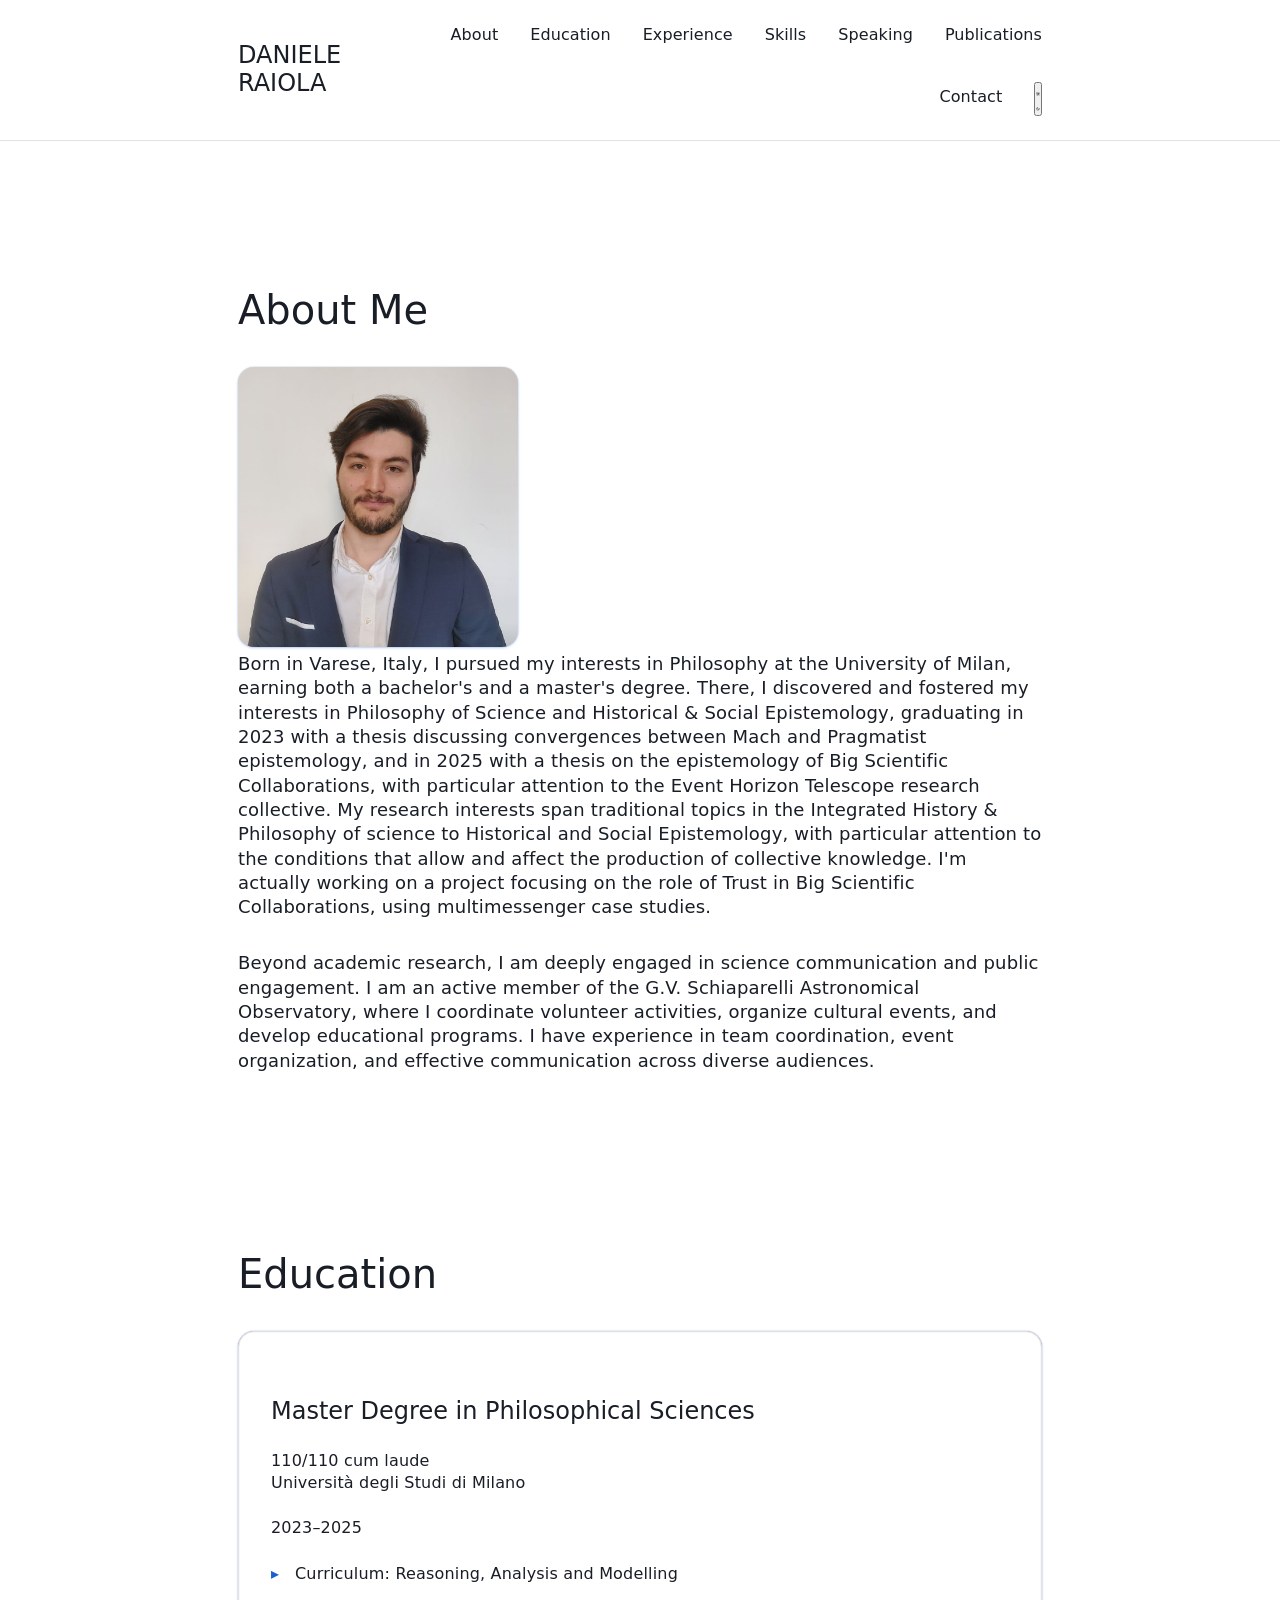
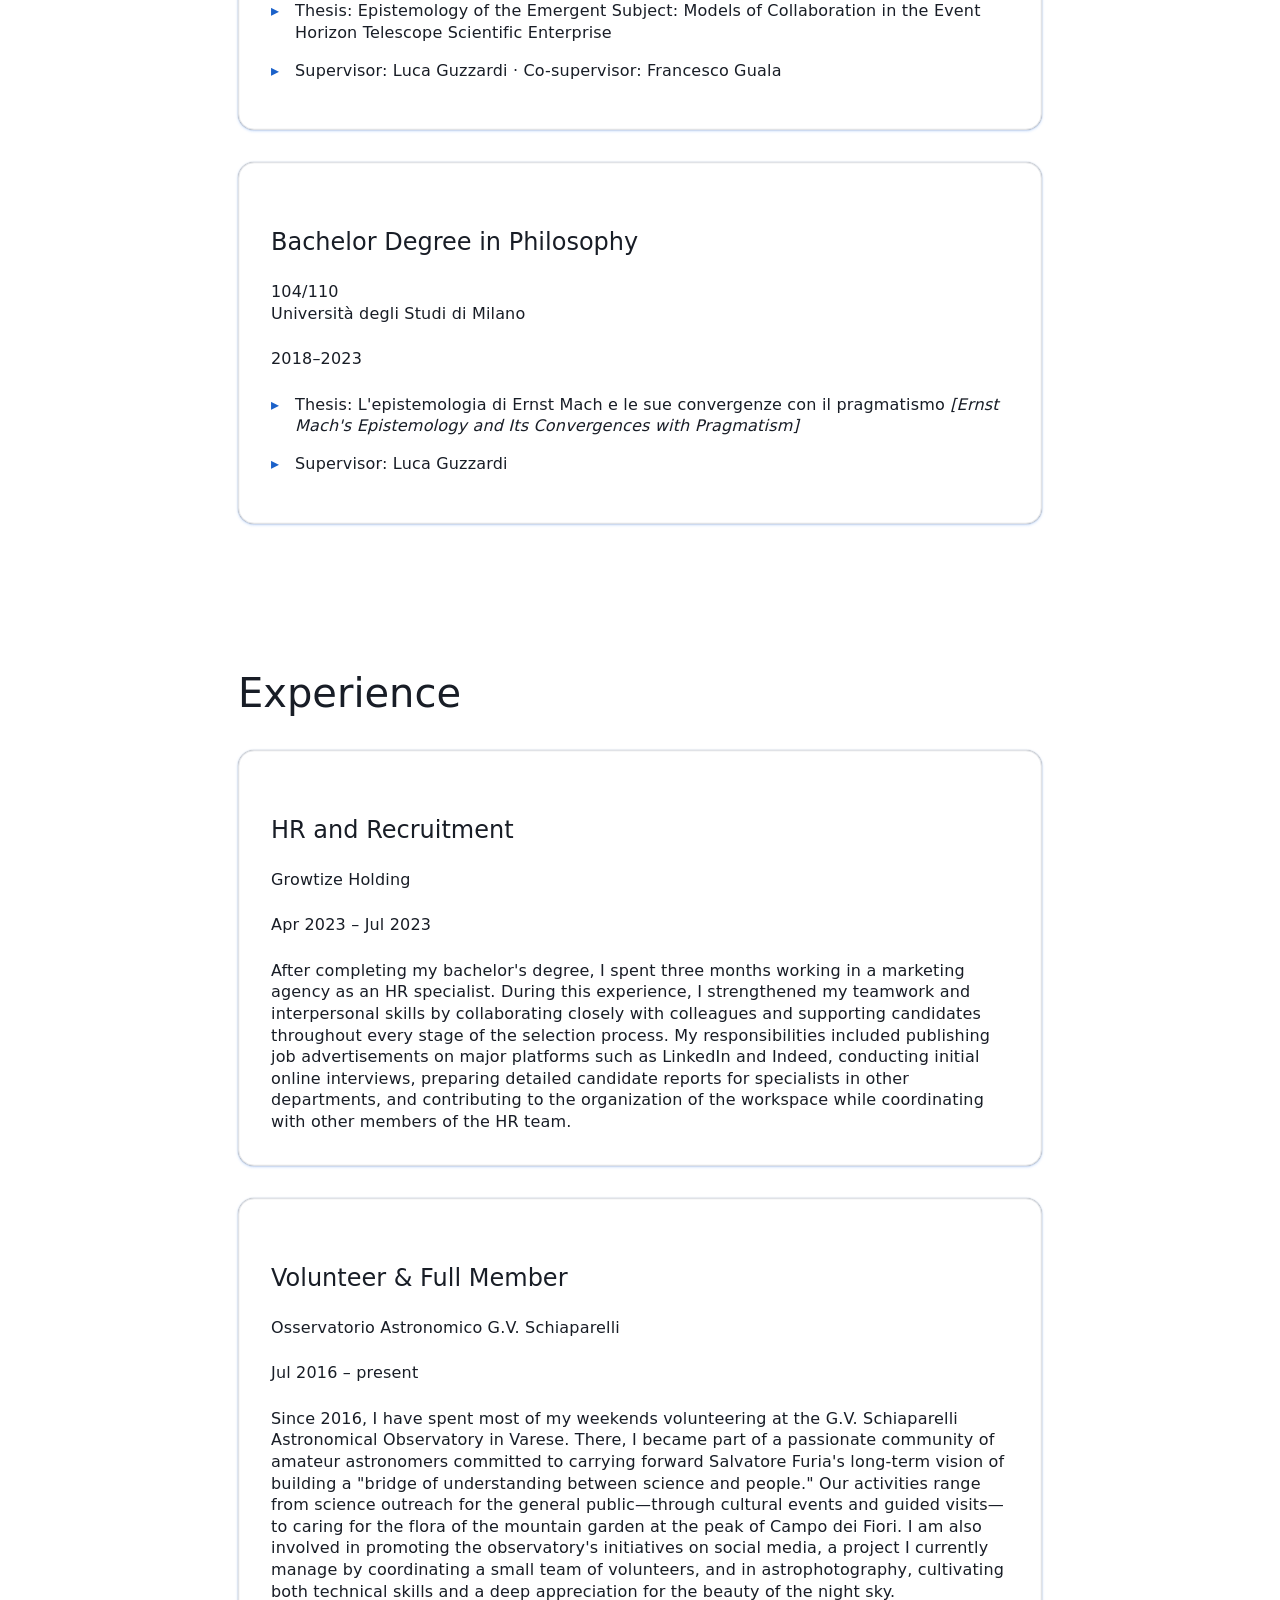
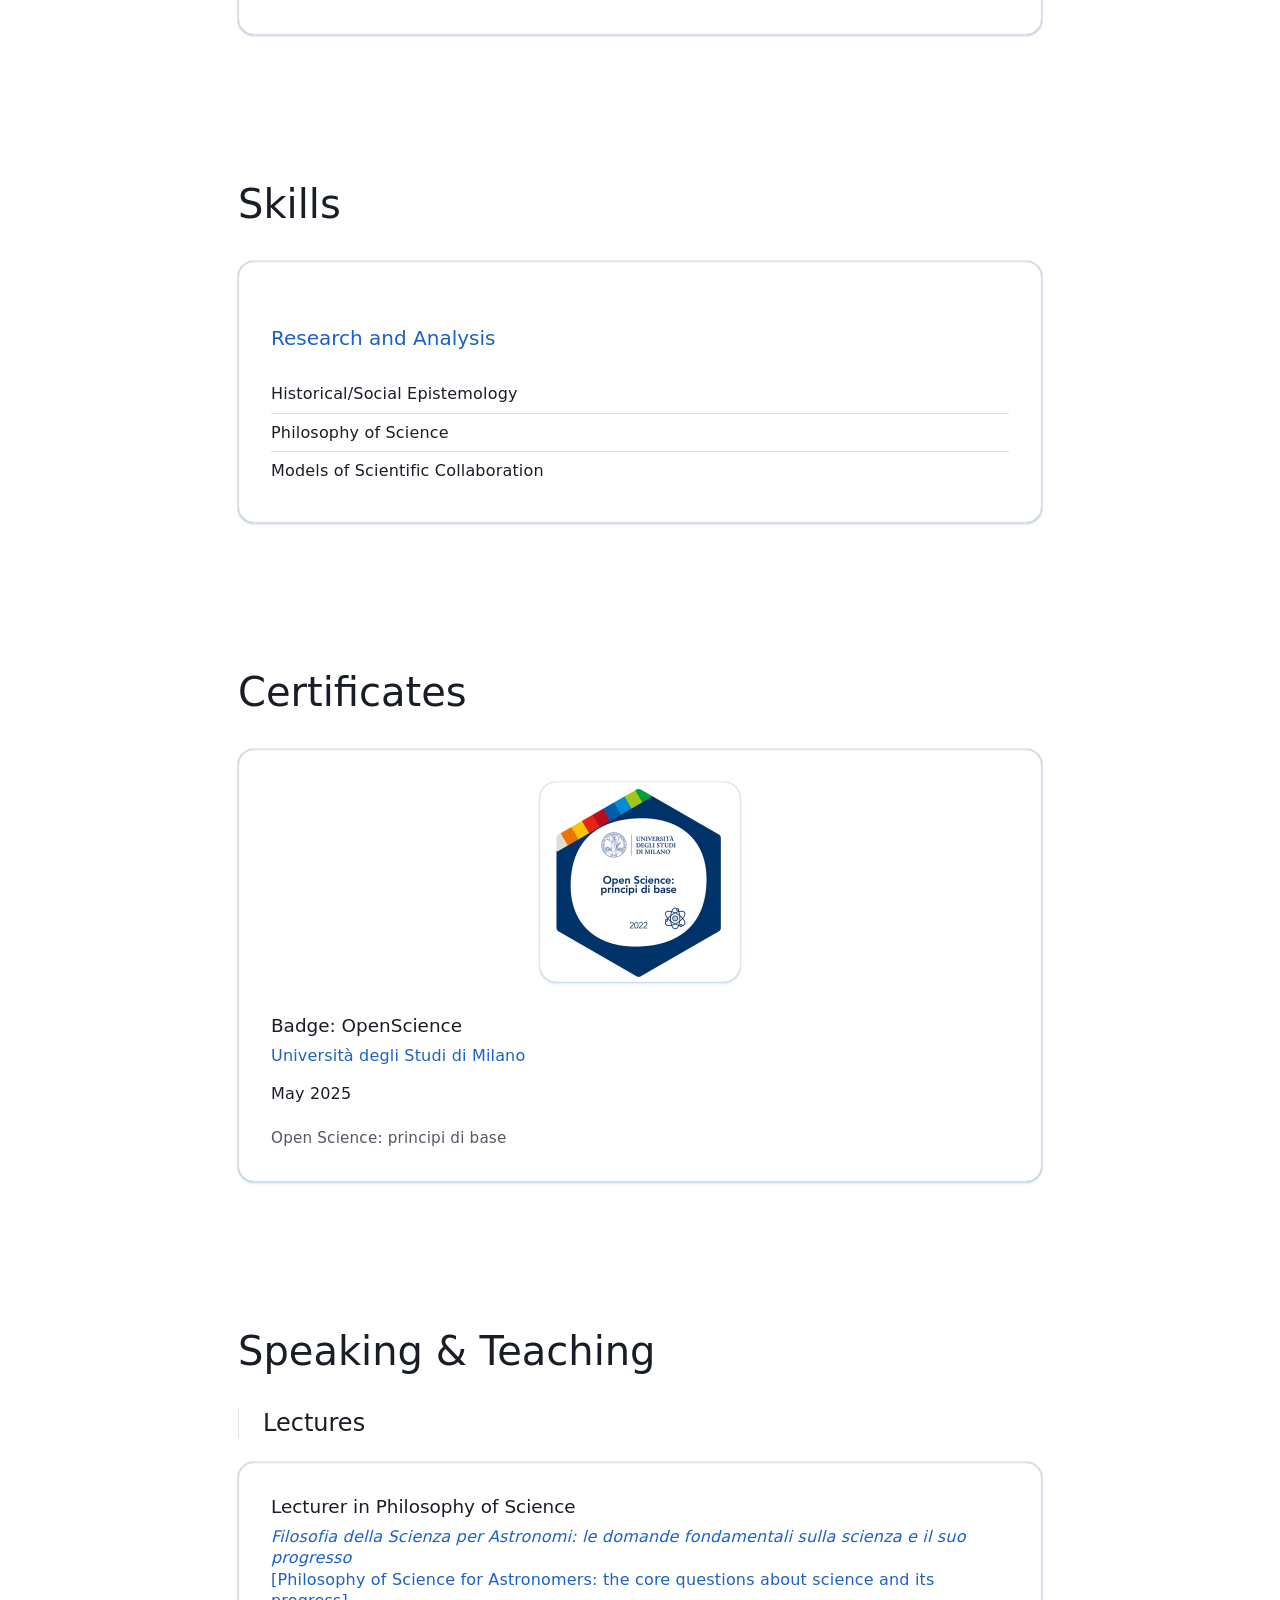
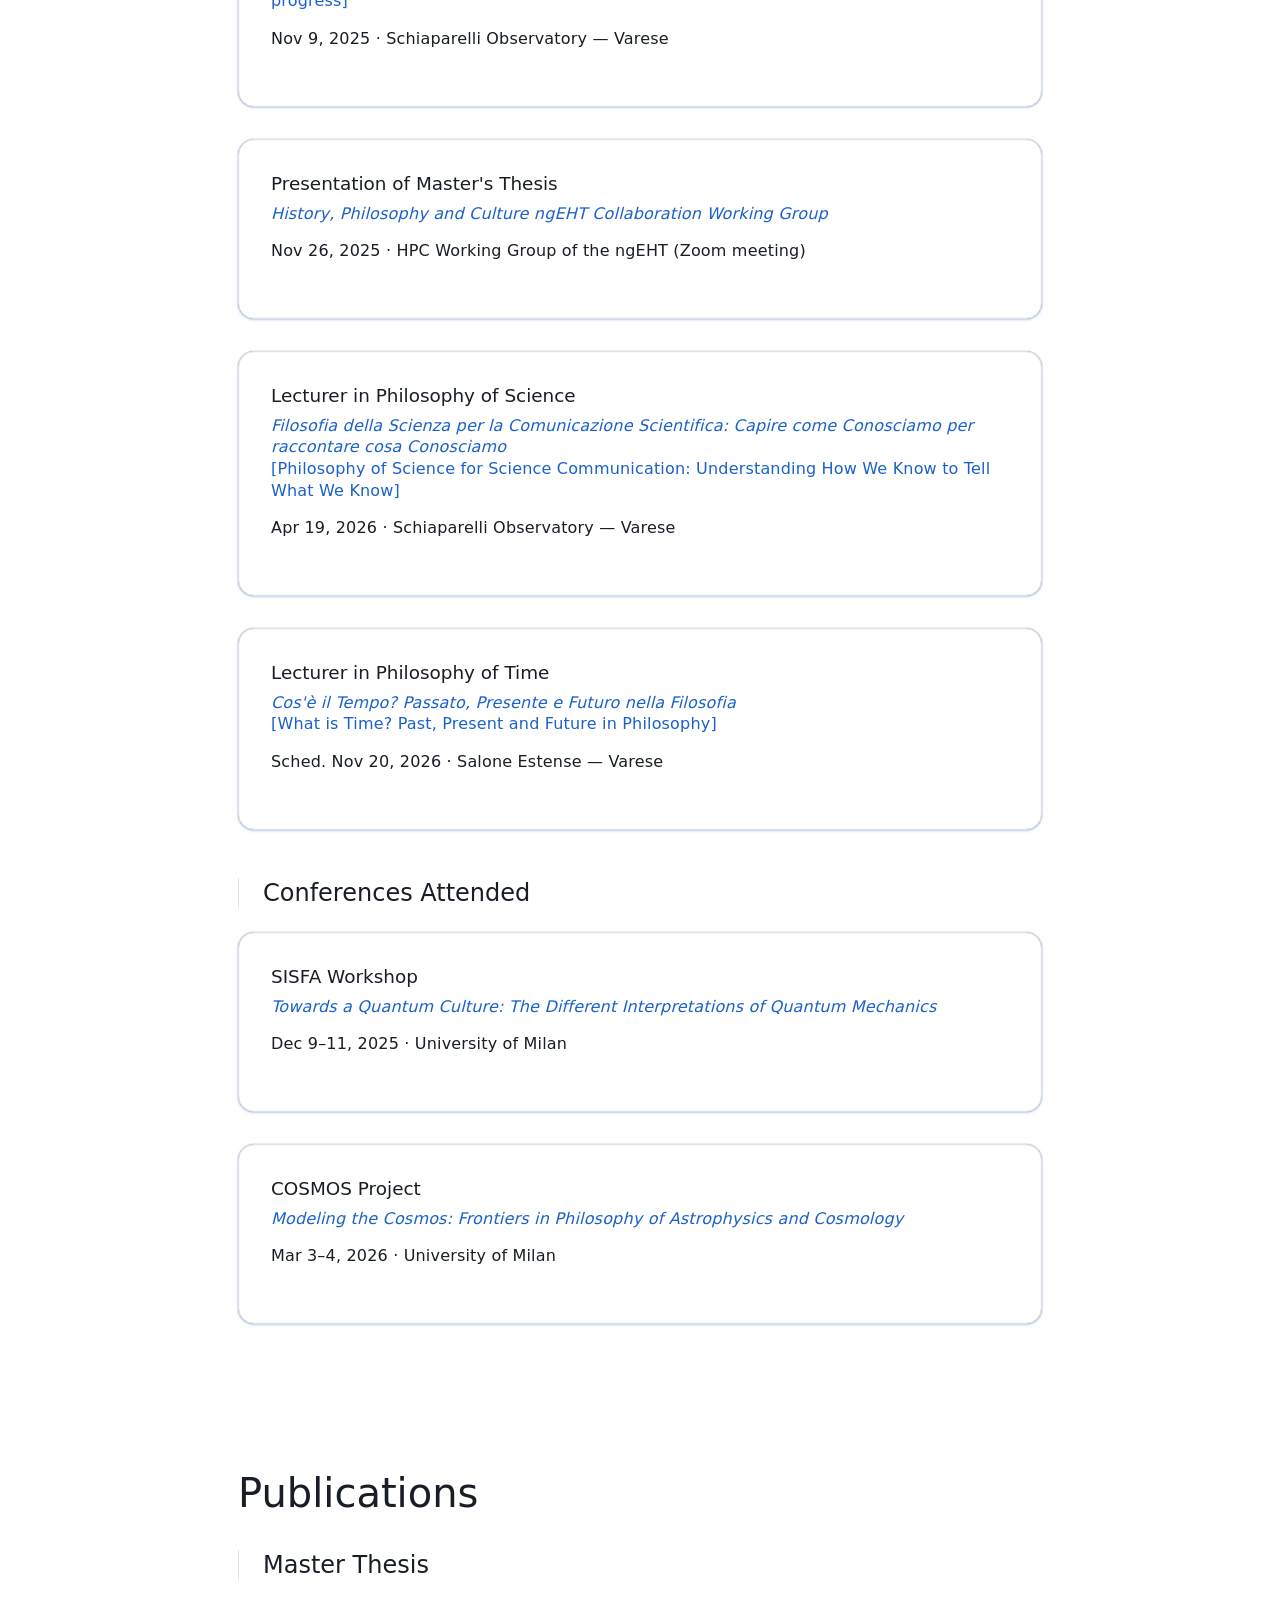
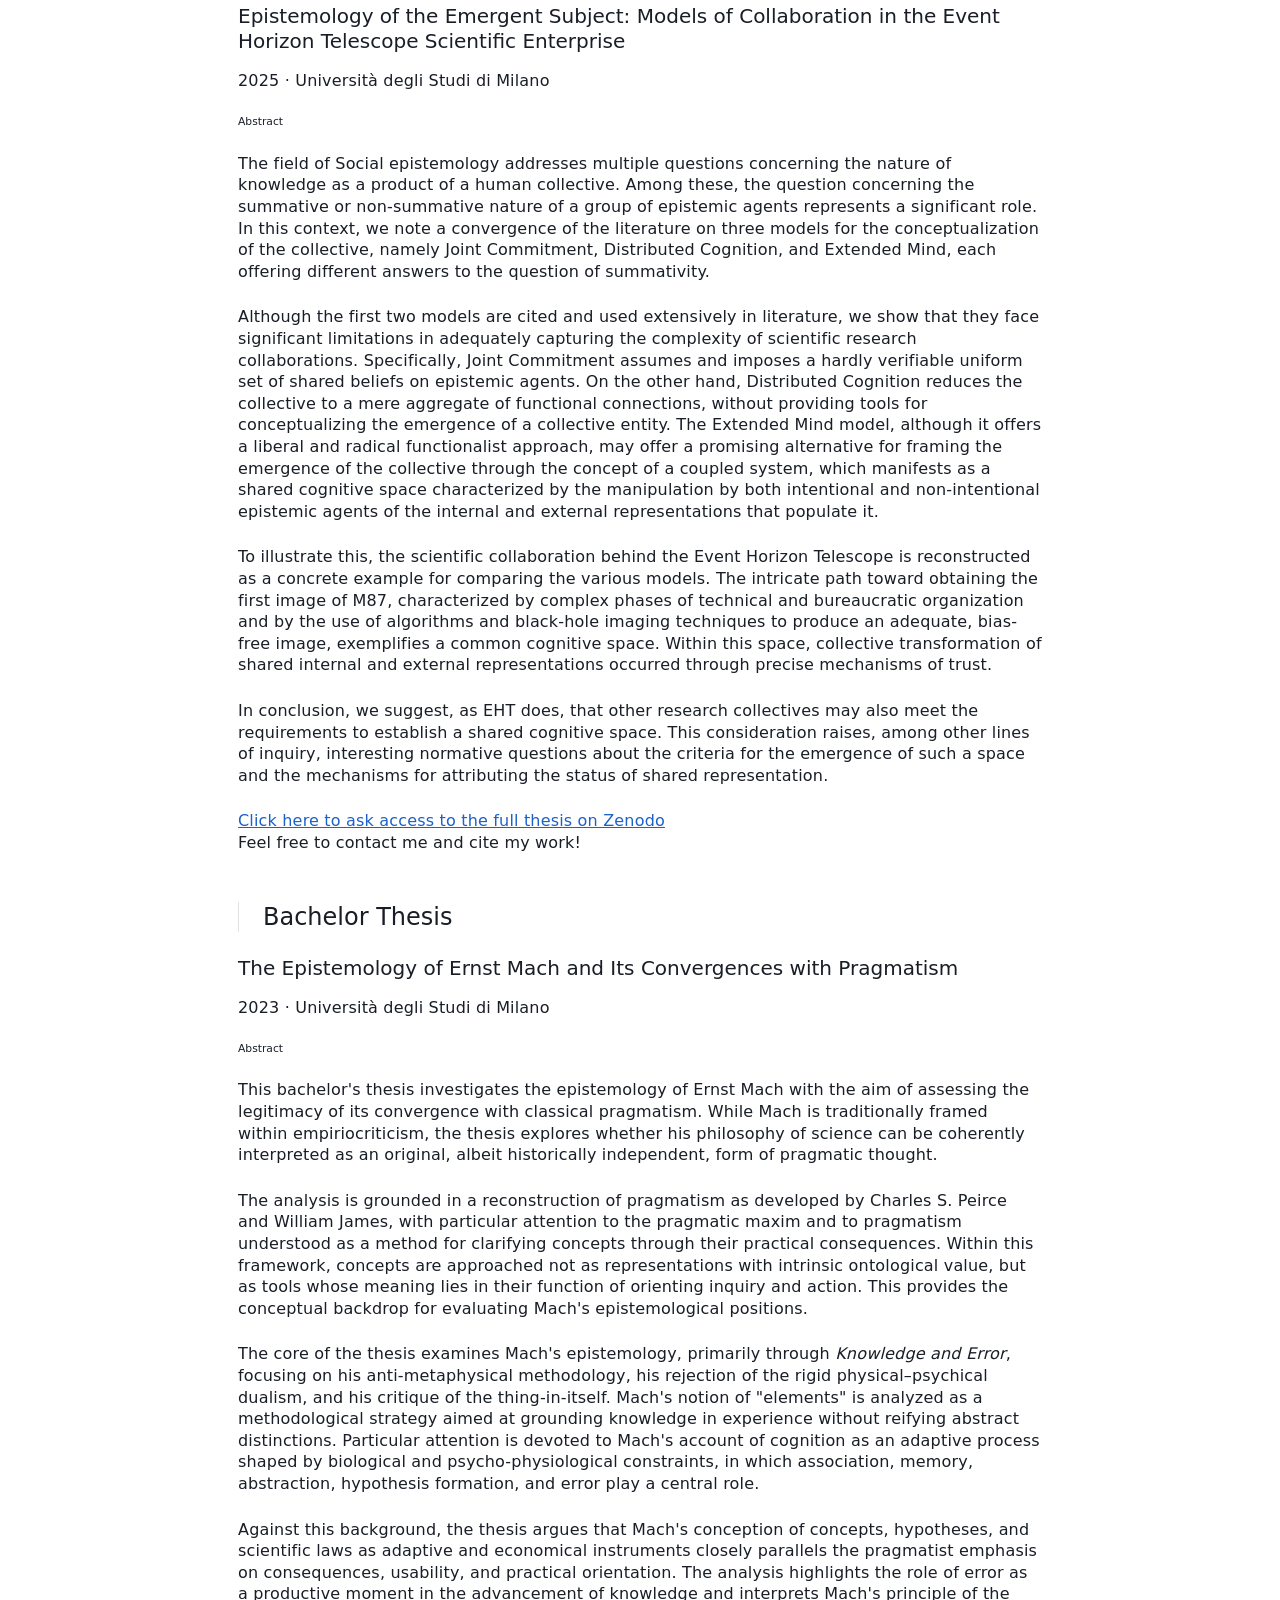
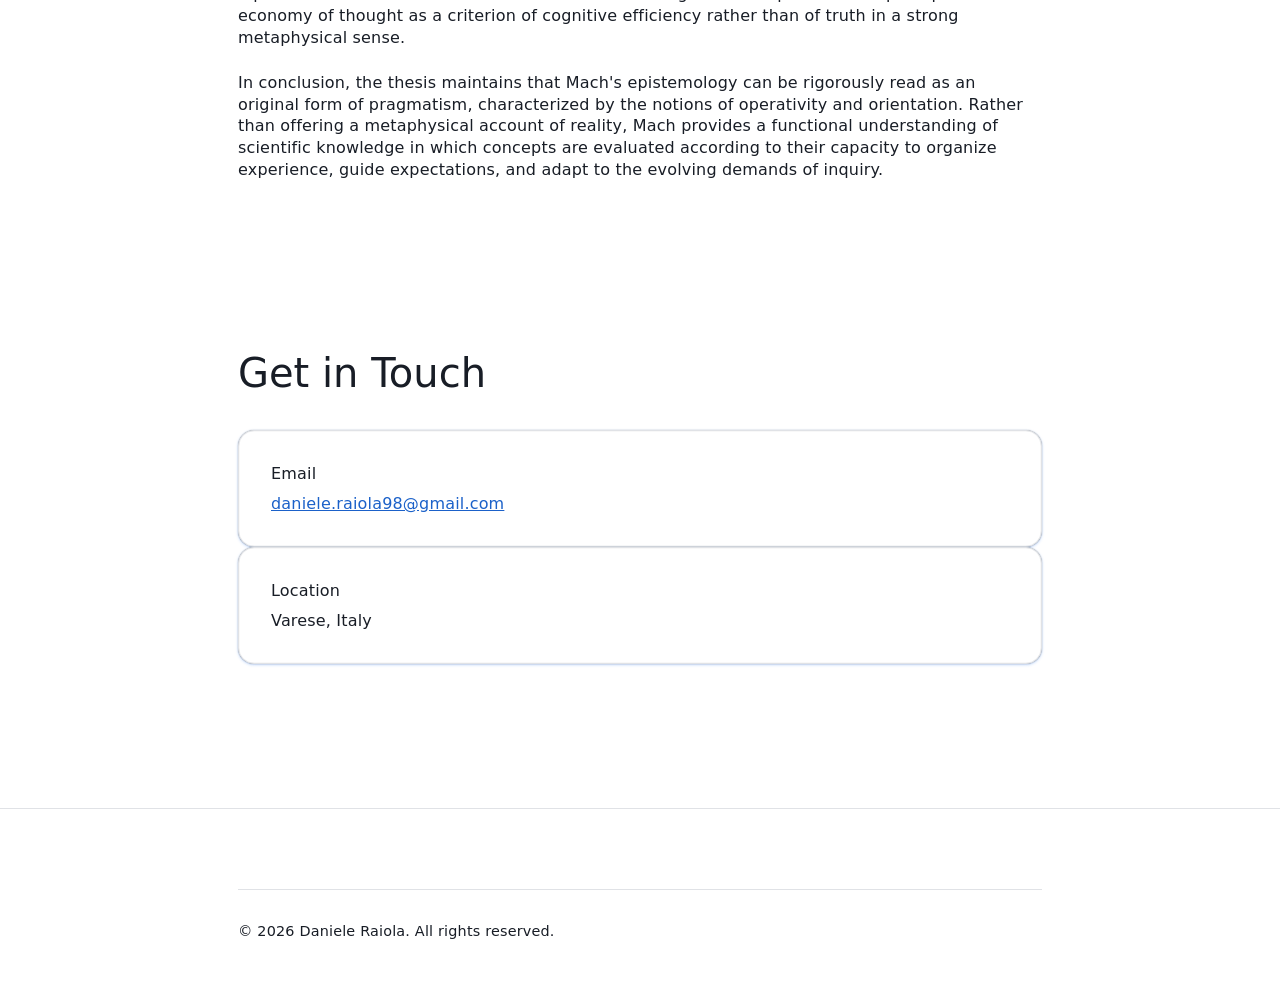
<file: index.html>
<!DOCTYPE html>
<html lang="en">
<head>
    <meta charset="UTF-8">
    <meta name="viewport" content="width=device-width, initial-scale=1.0">
    <meta name="description" content="Daniele Raiola - Philosophy of Science, Epistemology, Scientific Collaboration">
    <meta name="author" content="Daniele Raiola">
    <title>Daniele Raiola</title>
    <link rel="stylesheet" href="styles/main.css">
</head>
<body>
    <header class="header">
        <div class="container">
            <div class="header-content">
                <div class="title-block">
                    <h1>DANIELE RAIOLA</h1>
                </div>
                <nav class="nav">
                    <a href="#about" class="nav-link">About</a>
                    <a href="#education" class="nav-link">Education</a>
                    <a href="#experience" class="nav-link">Experience</a>
                    <a href="#skills" class="nav-link">Skills</a>
                    <a href="#teaching" class="nav-link">Speaking</a>
                    <a href="#publications" class="nav-link">Publications</a>
                    <a href="#contact" class="nav-link">Contact</a>
                    <button class="theme-toggle" id="theme-toggle" aria-label="Toggle dark mode" title="Toggle dark mode">
                        <span class="theme-toggle-thumb">
                            <svg class="icon-sun" xmlns="http://www.w3.org/2000/svg" viewBox="0 0 24 24" fill="none" stroke="currentColor" stroke-width="2.5" stroke-linecap="round" stroke-linejoin="round">
                                <circle cx="12" cy="12" r="5"></circle>
                                <line x1="12" y1="1" x2="12" y2="3"></line>
                                <line x1="12" y1="21" x2="12" y2="23"></line>
                                <line x1="4.22" y1="4.22" x2="5.64" y2="5.64"></line>
                                <line x1="18.36" y1="18.36" x2="19.78" y2="19.78"></line>
                                <line x1="1" y1="12" x2="3" y2="12"></line>
                                <line x1="21" y1="12" x2="23" y2="12"></line>
                                <line x1="4.22" y1="19.78" x2="5.64" y2="18.36"></line>
                                <line x1="18.36" y1="5.64" x2="19.78" y2="4.22"></line>
                            </svg>
                            <svg class="icon-moon" xmlns="http://www.w3.org/2000/svg" viewBox="0 0 24 24" fill="none" stroke="currentColor" stroke-width="2.5" stroke-linecap="round" stroke-linejoin="round">
                                <path d="M21 12.79A9 9 0 1 1 11.21 3 7 7 0 0 0 21 12.79z"></path>
                            </svg>
                        </span>
                    </button>
                </nav>
            </div>
        </div>
    </header>

    <main id="main-content">
        <section id="about" class="section">
            <div class="container">
                <h2>About Me</h2>
                
                <div class="about-grid">
                    <div class="about-image">
                        <img src="assets/daniele-photo.jpg" alt="Daniele Raiola - Professional headshot" class="profile-photo">
                    </div>
                    
                    <div class="about-text">
                        <p class="section-intro">
                            Born in Varese, Italy, I pursued my interests in Philosophy at the University of Milan, earning both a bachelor's and a master's degree. There, I discovered and fostered my interests in Philosophy of Science and Historical & Social Epistemology, graduating in 2023 with a thesis discussing convergences between Mach and Pragmatist epistemology, and in 2025 with a thesis on the epistemology of Big Scientific Collaborations, with particular attention to the Event Horizon Telescope research collective.
                            My research interests span traditional topics in the Integrated History & Philosophy of science to Historical and Social Epistemology, with particular attention to the conditions that allow and affect the production of collective knowledge.
                            I'm actually working on a project focusing on the role of Trust in Big Scientific Collaborations, using multimessenger case studies.
                        </p>

                        <p class="section-intro">
                            Beyond academic research, I am deeply engaged in science communication and public engagement. 
                            I am an active member of the G.V. Schiaparelli Astronomical Observatory, where I coordinate volunteer activities, 
                            organize cultural events, and develop educational programs. I have experience in team coordination, 
                            event organization, and effective communication across diverse audiences.
                        </p>
                    </div>
                </div>
            </div>
        </section>

        <section id="education" class="section">
            <div class="container">
                <h2>Education</h2>
                
                <article class="education-item">
                    <div class="item-header">
                        <h3 class="item-title">Master Degree in Philosophical Sciences</h3>
                        <span class="item-grade">110/110 cum laude</span>
                    </div>
                    <p class="item-org">Università degli Studi di Milano</p>
                    <p class="item-date">2023–2025</p>
                    <ul class="details-list">
                        <li><strong>Curriculum:</strong> Reasoning, Analysis and Modelling</li>
                        <li><strong>Thesis:</strong> Epistemology of the Emergent Subject: Models of Collaboration in the Event Horizon Telescope Scientific Enterprise</li>
                        <li><strong>Supervisor:</strong> Luca Guzzardi · <strong>Co-supervisor:</strong> Francesco Guala</li>
                    </ul>
                </article>

                <article class="education-item">
                    <div class="item-header">
                        <h3 class="item-title">Bachelor Degree in Philosophy</h3>
                        <span class="item-grade">104/110</span>
                    </div>
                    <p class="item-org">Università degli Studi di Milano</p>
                    <p class="item-date">2018–2023</p>
                    <ul class="details-list">
                        <li><strong>Thesis:</strong> L'epistemologia di Ernst Mach e le sue convergenze con il pragmatismo <em>[Ernst Mach's Epistemology and Its Convergences with Pragmatism]</em></li>
                        <li><strong>Supervisor:</strong> Luca Guzzardi</li>
                    </ul>
                </article>
            </div>
        </section>

        <section id="experience" class="section">
            <div class="container">
                <h2>Experience</h2>

                <article class="work-item">
                    <div class="item-header">
                        <h3 class="item-title">HR and Recruitment</h3>
                    </div>
                    <p class="item-org">Growtize Holding</p>
                    <p class="item-date">Apr 2023 – Jul 2023</p>
                    <ul class="details-list">
                        After completing my bachelor's degree, I spent three months working in a marketing agency as an HR specialist. During this experience, I strengthened my teamwork and interpersonal skills by collaborating closely with colleagues and supporting candidates throughout every stage of the selection process. My responsibilities included publishing job advertisements on major platforms such as LinkedIn and Indeed, conducting initial online interviews, preparing detailed candidate reports for specialists in other departments, and contributing to the organization of the workspace while coordinating with other members of the HR team.
                    </ul>
                </article>

                <article class="work-item">
                    <div class="item-header">
                        <h3 class="item-title">Volunteer & Full Member</h3>
                    </div>
                    <p class="item-org">Osservatorio Astronomico G.V. Schiaparelli</p>
                    <p class="item-date">Jul 2016 – present</p>
                    <ul class="details-list">
                        Since 2016, I have spent most of my weekends volunteering at the G.V. Schiaparelli Astronomical Observatory in Varese. There, I became part of a passionate community of amateur astronomers committed to carrying forward Salvatore Furia's long-term vision of building a "bridge of understanding between science and people." Our activities range from science outreach for the general public—through cultural events and guided visits—to caring for the flora of the mountain garden at the peak of Campo dei Fiori. I am also involved in promoting the observatory's initiatives on social media, a project I currently manage by coordinating a small team of volunteers, and in astrophotography, cultivating both technical skills and a deep appreciation for the beauty of the night sky.
                    </ul>
                </article>
            </div>
        </section>

        <section id="skills" class="section">
            <div class="container">
                <h2>Skills</h2>
                
                <div class="skills-grid">
                    <article class="skill-category">
                        <h3 class="skill-category-title">Research and Analysis</h3>
                        <ul class="skill-list">
                            <li>Historical/Social Epistemology</li>
                            <li>Philosophy of Science</li>
                            <li>Models of Scientific Collaboration</li>
                        </ul>
                    </article>
                </div>
            </div>
        </section>

        <section id="certificates" class="section">
            <div class="container">
                <h2>Certificates</h2>
                
                <article class="certificate-item">
                    <div class="certificate-badge">
                        <img src="assets/open-science-badge.png" alt="Open Science: principi di base badge from Università degli Studi di Milano" class="badge-image">
                    </div>
                    <div class="certificate-details">
                        <h3 class="cert-title">Badge: OpenScience</h3>
                        <p class="cert-issuer">Università degli Studi di Milano</p>
                        <p class="cert-date">May 2025</p>
                        <p class="cert-description">Open Science: principi di base</p>
                    </div>
                </article>
            </div>
        </section>

        <section id="teaching" class="section">
            <div class="container">
                <h2>Speaking & Teaching</h2>

                <div class="speaking-subsection">
                    <h3 class="subsection-title">Lectures</h3>
                    
                    <article class="speaking-item">
                        <h4 class="speaking-title">Lecturer in Philosophy of Science</h4>
                        <p class="speaking-subtitle"><em>Filosofia della Scienza per Astronomi: le domande fondamentali sulla scienza e il suo progresso</em><br>[Philosophy of Science for Astronomers: the core questions about science and its progress]</p>
                        <p class="speaking-meta">Nov 9, 2025 · Schiaparelli Observatory — Varese</p>
                    </article>

                    <article class="speaking-item">
                        <h4 class="speaking-title">Presentation of Master's Thesis</h4>
                        <p class="speaking-subtitle"><em>History, Philosophy and Culture ngEHT Collaboration Working Group</em></p>
                        <p class="speaking-meta">Nov 26, 2025 · HPC Working Group of the ngEHT (Zoom meeting)</p>
                    </article>

                    <article class="speaking-item">
                        <h4 class="speaking-title">Lecturer in Philosophy of Science</h4>
                        <p class="speaking-subtitle"><em>Filosofia della Scienza per la Comunicazione Scientifica: Capire come Conosciamo per raccontare cosa Conosciamo</em><br>[Philosophy of Science for Science Communication: Understanding How We Know to Tell What We Know]</p>
                        <p class="speaking-meta">Apr 19, 2026 · Schiaparelli Observatory — Varese</p>
                    </article>

                    <article class="speaking-item">
                        <h4 class="speaking-title">Lecturer in Philosophy of Time</h4>
                        <p class="speaking-subtitle"><em>Cos'è il Tempo? Passato, Presente e Futuro nella Filosofia</em><br>[What is Time? Past, Present and Future in Philosophy]</p>
                        <p class="speaking-meta">Sched. Nov 20, 2026 · Salone Estense — Varese</p>
                    </article>
                </div>

                <div class="speaking-subsection">
                    <h3 class="subsection-title">Conferences Attended</h3>
                    
                    <article class="speaking-item">
                        <h4 class="speaking-title">SISFA Workshop</h4>
                        <p class="speaking-subtitle"><em>Towards a Quantum Culture: The Different Interpretations of Quantum Mechanics</em></p>
                        <p class="speaking-meta">Dec 9–11, 2025 · University of Milan</p>
                    </article>

                    <article class="speaking-item">
                        <h4 class="speaking-title">COSMOS Project</h4>
                        <p class="speaking-subtitle"><em>Modeling the Cosmos: Frontiers in Philosophy of Astrophysics and Cosmology</em></p>
                        <p class="speaking-meta">Mar 3–4, 2026 · University of Milan</p>
                    </article>
                </div>
            </div>
        </section>

        <section id="publications" class="section">
            <div class="container">
                <h2>Publications</h2>

                <div class="speaking-subsection">
                    <h3 class="subsection-title">Master Thesis</h3>
                    <article class="thesis-item">
                        <h4 class="thesis-title">Epistemology of the Emergent Subject: Models of Collaboration in the Event Horizon Telescope Scientific Enterprise</h4>
                        <p class="thesis-date">2025 · Università degli Studi di Milano</p>
                        <div class="thesis-abstract">
                            <h6>Abstract</h6>
                            <p>
                                The field of Social epistemology addresses multiple questions concerning the nature of knowledge as a product of a human collective. Among these, the question concerning the summative or non-summative nature of a group of epistemic agents represents a significant role. In this context, we note a convergence of the literature on three models for the conceptualization of the collective, namely Joint Commitment, Distributed Cognition, and Extended Mind, each offering different answers to the question of summativity.
                            </p>
                            <p>
                                Although the first two models are cited and used extensively in literature, we show that they face significant limitations in adequately capturing the complexity of scientific research collaborations. Specifically, Joint Commitment assumes and imposes a hardly verifiable uniform set of shared beliefs on epistemic agents. On the other hand, Distributed Cognition reduces the collective to a mere aggregate of functional connections, without providing tools for conceptualizing the emergence of a collective entity. The Extended Mind model, although it offers a liberal and radical functionalist approach, may offer a promising alternative for framing the emergence of the collective through the concept of a coupled system, which manifests as a shared cognitive space characterized by the manipulation by both intentional and non-intentional epistemic agents of the internal and external representations that populate it.
                            </p>
                            <p>
                                To illustrate this, the scientific collaboration behind the Event Horizon Telescope is reconstructed as a concrete example for comparing the various models. The intricate path toward obtaining the first image of M87, characterized by complex phases of technical and bureaucratic organization and by the use of algorithms and black-hole imaging techniques to produce an adequate, bias-free image, exemplifies a common cognitive space. Within this space, collective transformation of shared internal and external representations occurred through precise mechanisms of trust.
                            </p>
                            <p>
                                In conclusion, we suggest, as EHT does, that other research collectives may also meet the requirements to establish a shared cognitive space. This consideration raises, among other lines of inquiry, interesting normative questions about the criteria for the emergence of such a space and the mechanisms for attributing the status of shared representation.
                            </p>
                            <p>
                                <a href="https://zenodo.org/records/18644186" target="_blank">Click here to ask access to the full thesis on Zenodo</a><br>
                                Feel free to contact me and cite my work!
                            </p>
                        </div>
                    </article>
                </div>

                <div class="speaking-subsection">
                    <h3 class="subsection-title">Bachelor Thesis</h3>
                    <article class="thesis-item">
                        <h4 class="thesis-title">The Epistemology of Ernst Mach and Its Convergences with Pragmatism</h4>
                        <p class="thesis-date">2023 · Università degli Studi di Milano</p>

                        <div class="thesis-abstract">
                            <h6>Abstract</h6>

                            <p>
                                This bachelor's thesis investigates the epistemology of Ernst Mach with the aim of assessing the legitimacy of its convergence with classical pragmatism. While Mach is traditionally framed within empiriocriticism, the thesis explores whether his philosophy of science can be coherently interpreted as an original, albeit historically independent, form of pragmatic thought.
                            </p>

                            <p>
                                The analysis is grounded in a reconstruction of pragmatism as developed by Charles S. Peirce and William James, with particular attention to the pragmatic maxim and to pragmatism understood as a method for clarifying concepts through their practical consequences. Within this framework, concepts are approached not as representations with intrinsic ontological value, but as tools whose meaning lies in their function of orienting inquiry and action. This provides the conceptual backdrop for evaluating Mach's epistemological positions.
                            </p>

                            <p>
                                The core of the thesis examines Mach's epistemology, primarily through <em>Knowledge and Error</em>, focusing on his anti-metaphysical methodology, his rejection of the rigid physical–psychical dualism, and his critique of the thing-in-itself. Mach's notion of "elements" is analyzed as a methodological strategy aimed at grounding knowledge in experience without reifying abstract distinctions. Particular attention is devoted to Mach's account of cognition as an adaptive process shaped by biological and psycho-physiological constraints, in which association, memory, abstraction, hypothesis formation, and error play a central role.
                            </p>

                            <p>
                                Against this background, the thesis argues that Mach's conception of concepts, hypotheses, and scientific laws as adaptive and economical instruments closely parallels the pragmatist emphasis on consequences, usability, and practical orientation. The analysis highlights the role of error as a productive moment in the advancement of knowledge and interprets Mach's principle of the economy of thought as a criterion of cognitive efficiency rather than of truth in a strong metaphysical sense.
                            </p>

                            <p>
                            In conclusion, the thesis maintains that Mach's epistemology can be rigorously read as an original form of pragmatism, characterized by the notions of operativity and orientation. Rather than offering a metaphysical account of reality, Mach provides a functional understanding of scientific knowledge in which concepts are evaluated according to their capacity to organize experience, guide expectations, and adapt to the evolving demands of inquiry.
                            </p>
                        </div>
                    </article>
                </div>
            </div>
        </section>

        <section id="contact" class="section">
            <div class="container">
                <h2>Get in Touch</h2>
                
                <div class="contact-grid">
                    <div class="contact-item">
                        <span class="contact-label">Email</span>
                        <span class="contact-value"><a href="mailto:daniele.raiola98@gmail.com">daniele.raiola98@gmail.com</a></span>
                    </div>
                    <div class="contact-item">
                        <span class="contact-label">Location</span>
                        <span class="contact-value">Varese, Italy</span>
                    </div>
                </div>
            </div>
        </section>
    </main>

    <footer class="footer">
        <div class="container">
            <div class="footer-meta">
                <p class="copyright">© 2026 Daniele Raiola. All rights reserved.</p>
            </div>
        </div>
    </footer>

    <script>
        document.querySelectorAll('a[href^="#"]').forEach(anchor => {
            anchor.addEventListener('click', function (e) {
                e.preventDefault();
                const targetId = this.getAttribute('href');
                const target = document.querySelector(targetId);
                if (target) {
                    target.scrollIntoView({
                        behavior: 'smooth',
                        block: 'start'
                    });
                    document.querySelectorAll('.nav-link').forEach(link => link.classList.remove('active'));
                    this.classList.add('active');
                }
            });
        });

        (function() {
            const toggle = document.getElementById('theme-toggle');
            const html = document.documentElement;
            const STORAGE_KEY = 'theme';

            function setTheme(theme) {
                html.setAttribute('data-theme', theme);
                localStorage.setItem(STORAGE_KEY, theme);
            }

            function getStoredTheme() {
                return localStorage.getItem(STORAGE_KEY);
            }

            function getSystemTheme() {
                return window.matchMedia('(prefers-color-scheme: dark)').matches ? 'dark' : 'light';
            }

            const storedTheme = getStoredTheme();
            if (storedTheme) {
                setTheme(storedTheme);
            } else {
                setTheme(getSystemTheme());
            }

            if (toggle) {
                toggle.addEventListener('click', function() {
                    const currentTheme = html.getAttribute('data-theme');
                    setTheme(currentTheme === 'dark' ? 'light' : 'dark');
                });
            }

            window.matchMedia('(prefers-color-scheme: dark)').addEventListener('change', function(e) {
                if (!getStoredTheme()) {
                    setTheme(e.matches ? 'dark' : 'light');
                }
            });
        })();

        (function() {
            const navLinks = document.querySelectorAll('.nav-link');
            const sections = document.querySelectorAll('section[id]');

            function updateActive() {
                const scrollPos = window.scrollY + 100;

                let current = '';
                sections.forEach(section => {
                    const sectionTop = section.offsetTop;
                    const sectionHeight = section.offsetHeight;
                    if (scrollPos >= sectionTop && scrollPos < sectionTop + sectionHeight) {
                        current = section.getAttribute('id');
                    }
                });

                navLinks.forEach(link => {
                    link.classList.remove('active');
                    if (link.getAttribute('href') === '#' + current) {
                        link.classList.add('active');
                    }
                });
            }

            window.addEventListener('scroll', updateActive);
            updateActive();
        })();
    </script>
</body>
</html>
</file>
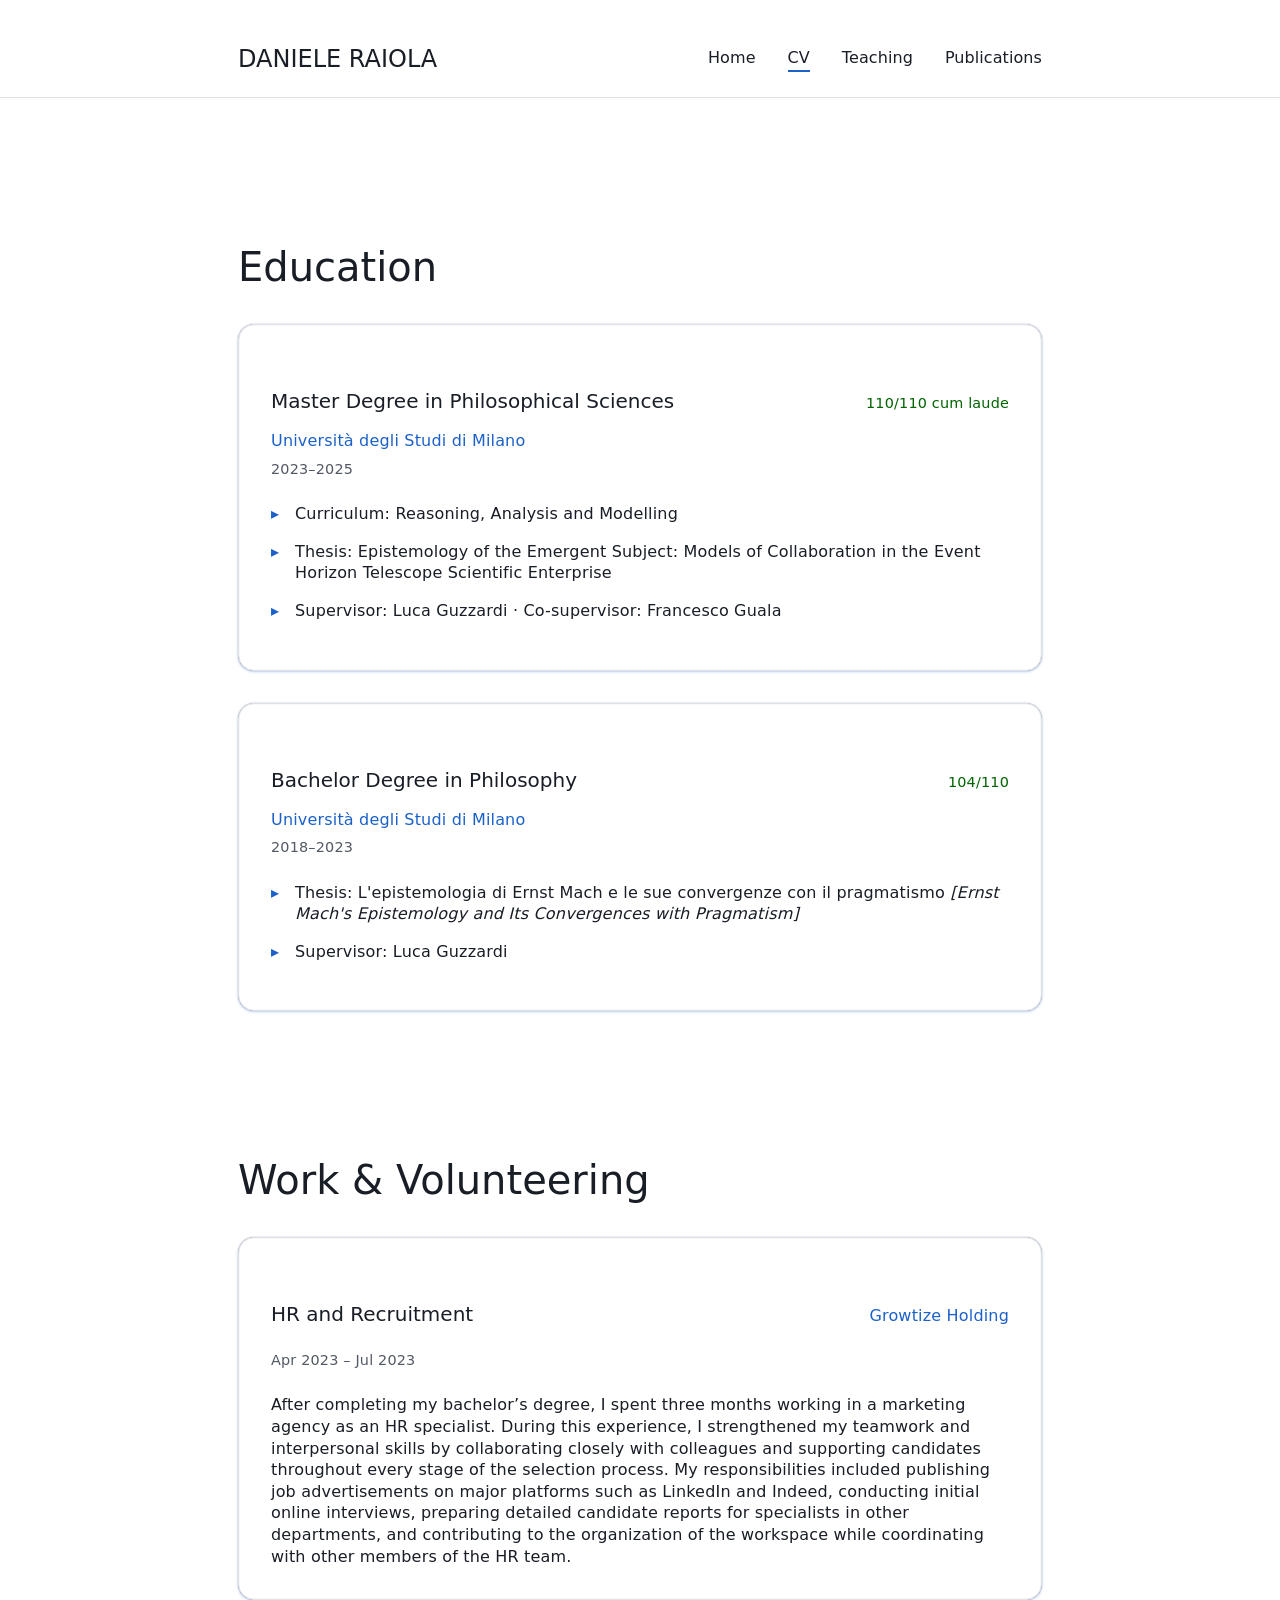
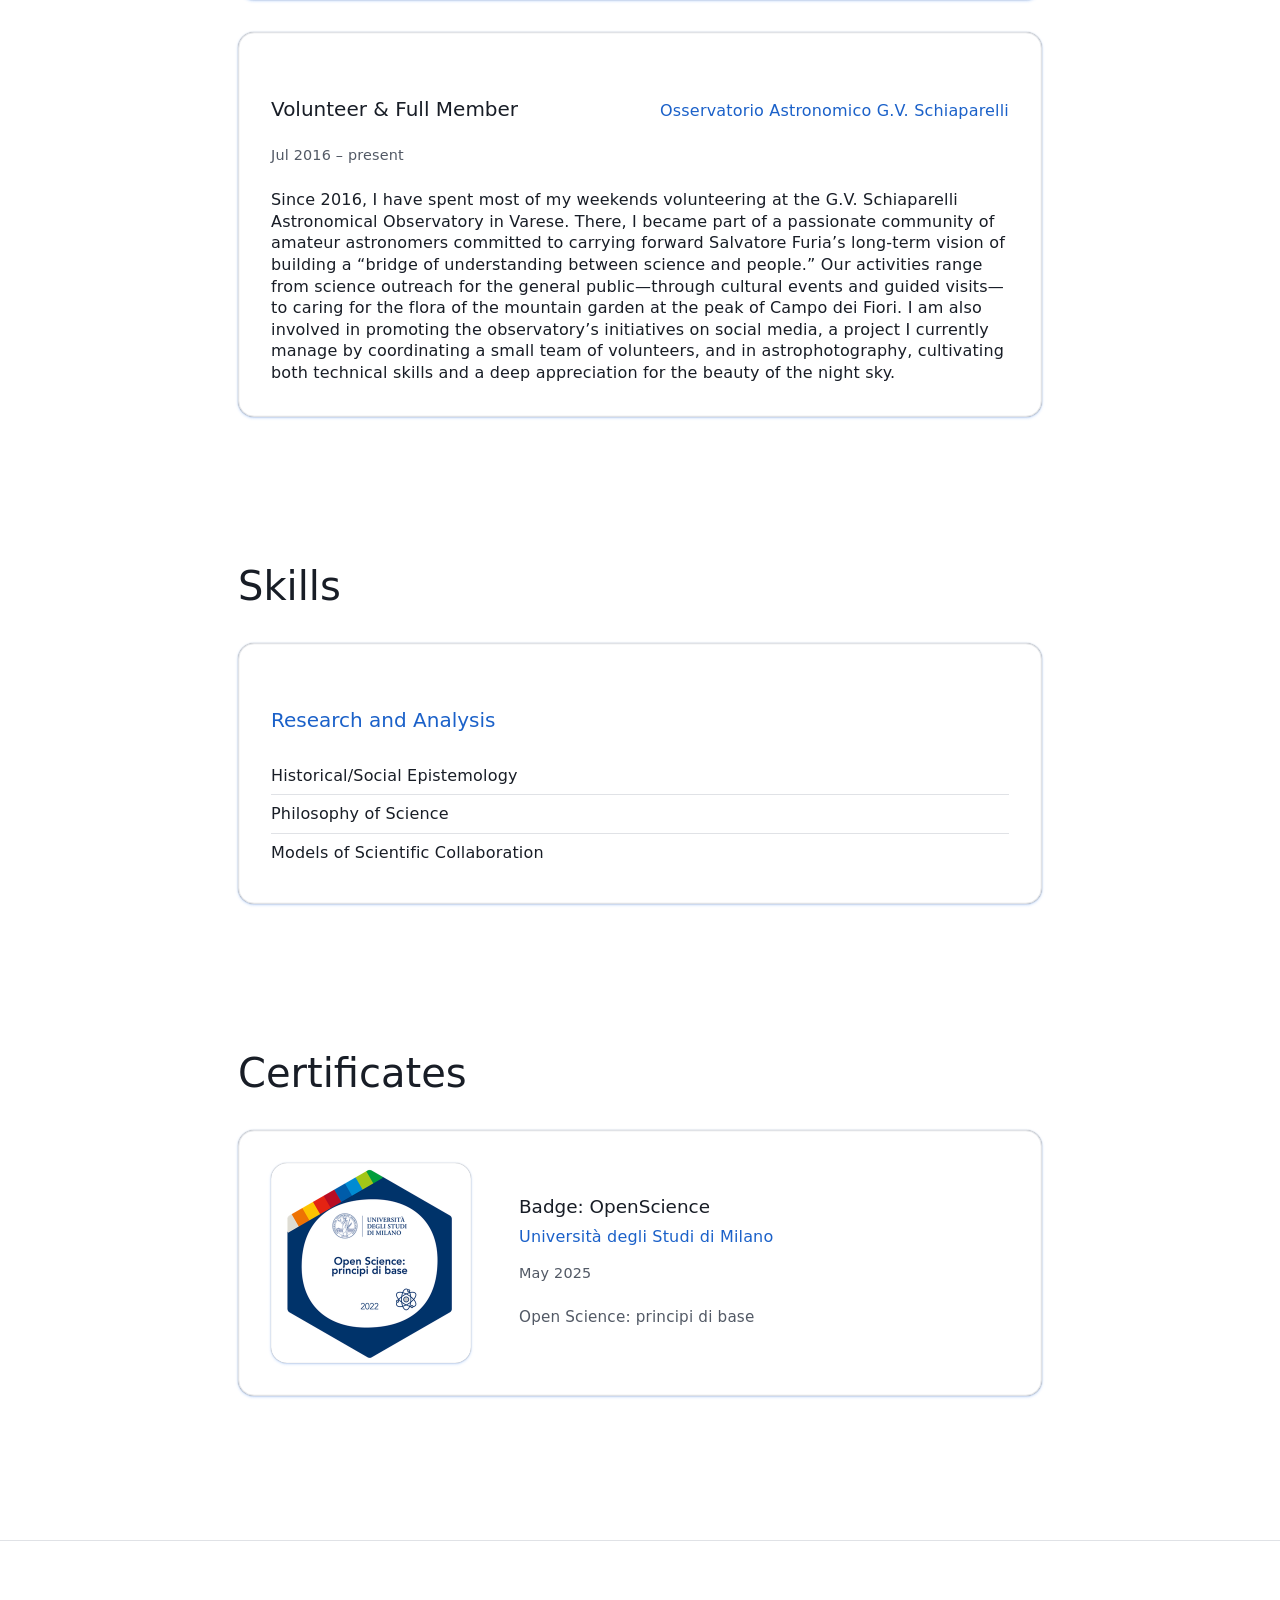
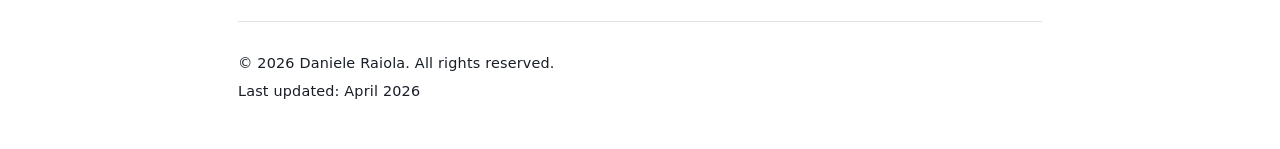
<file: cv.html>
<!DOCTYPE html>
<html lang="en">
<head>
    <meta charset="UTF-8">
    <meta name="viewport" content="width=device-width, initial-scale=1.0">
    <meta name="description" content="Daniele Raiola - CV">
    <meta name="author" content="Daniele Raiola">
    <title>CV - Daniele Raiola</title>
    <link rel="stylesheet" href="styles/main.css">
</head>
<body>
    <a href="#main-content" class="skip-to-content">Skip to content</a>

    <!-- Navigation Header -->
    <header class="header">
        <div class="container">
            <div class="header-content">
                <div class="title-block">
                    <h1>DANIELE RAIOLA</h1>
                </div>
                <nav class="nav">
                    <a href="index.html" class="nav-link">Home</a>
                    <a href="cv.html" class="nav-link active">CV</a>
                    <a href="teaching.html" class="nav-link">Teaching</a>
                    <a href="publications.html" class="nav-link">Publications</a>
                </nav>
            </div>
        </div>
    </header>

    <main id="main-content">
        <!-- Education Section -->
        <section class="section">
            <div class="container">
                <h2>Education</h2>
                
                <article class="education-item">
                    <div class="education-header">
                        <h3 class="degree-title">Master Degree in Philosophical Sciences</h3>
                        <span class="grade">110/110 cum laude</span>
                    </div>
                    <p class="institution">Università degli Studi di Milano</p>
                    <p class="date">2023–2025</p>
                    <ul class="details-list">
                        <li><strong>Curriculum:</strong> Reasoning, Analysis and Modelling</li>
                        <li><strong>Thesis:</strong> Epistemology of the Emergent Subject: Models of Collaboration in the Event Horizon Telescope Scientific Enterprise</li>
                        <li><strong>Supervisor:</strong> Luca Guzzardi · <strong>Co-supervisor:</strong> Francesco Guala</li>
                    </ul>
                </article>

                <article class="education-item">
                    <div class="education-header">
                        <h3 class="degree-title">Bachelor Degree in Philosophy</h3>
                        <span class="grade">104/110</span>
                    </div>
                    <p class="institution">Università degli Studi di Milano</p>
                    <p class="date">2018–2023</p>
                    <ul class="details-list">
                        <li><strong>Thesis:</strong> L'epistemologia di Ernst Mach e le sue convergenze con il pragmatismo <em>[Ernst Mach's Epistemology and Its Convergences with Pragmatism]</em></li>
                        <li><strong>Supervisor:</strong> Luca Guzzardi</li>
                    </ul>
                </article>
            </div>
        </section>

        <!-- Work & Volunteering Section -->
        <section class="section">
            <div class="container">
                <h2>Work & Volunteering</h2>

                <article class="work-item">
                    <div class="work-header">
                        <h3 class="position-title">HR and Recruitment</h3>
                        <p class="organization">Growtize Holding</p>
                    </div>
                    <p class="date">Apr 2023 – Jul 2023</p>
                    <ul class="details-list">
                        After completing my bachelor’s degree, I spent three months working in a marketing agency as an HR specialist. During this experience, I strengthened my teamwork and interpersonal skills by collaborating closely with colleagues and supporting candidates throughout every stage of the selection process. My responsibilities included publishing job advertisements on major platforms such as LinkedIn and Indeed, conducting initial online interviews, preparing detailed candidate reports for specialists in other departments, and contributing to the organization of the workspace while coordinating with other members of the HR team.
                    </ul>
                </article>

                <article class="work-item">
                    <div class="work-header">
                        <h3 class="position-title">Volunteer & Full Member</h3>
                        <p class="organization">Osservatorio Astronomico G.V. Schiaparelli</p>
                    </div>
                    <p class="date">Jul 2016 – present</p>
                    <ul class="details-list">
                        Since 2016, I have spent most of my weekends volunteering at the G.V. Schiaparelli Astronomical Observatory in Varese. There, I became part of a passionate community of amateur astronomers committed to carrying forward Salvatore Furia’s long-term vision of building a “bridge of understanding between science and people.” Our activities range from science outreach for the general public—through cultural events and guided visits—to caring for the flora of the mountain garden at the peak of Campo dei Fiori. I am also involved in promoting the observatory’s initiatives on social media, a project I currently manage by coordinating a small team of volunteers, and in astrophotography, cultivating both technical skills and a deep appreciation for the beauty of the night sky.
                    </ul>
                </article>
            </div>
        </section>

        <!-- Skills Section -->
        <section class="section">
            <div class="container">
                <h2>Skills</h2>
                
                <div class="skills-grid">
                    <article class="skill-category">
                        <h3 class="skill-category-title">Research and Analysis</h3>
                        <ul class="skill-list">
                            <li>Historical/Social Epistemology</li>
                            <li>Philosophy of Science</li>
                            <li>Models of Scientific Collaboration</li>
                        </ul>
                    </article>

                </div>
            </div>
        </section>

        <!-- Certificates Section -->
        <section class="section">
            <div class="container">
                <h2>Certificates</h2>
                
                <article class="certificate-item">
                    <div class="certificate-content">
                        <div class="certificate-badge">
                            <img src="assets/open-science-badge.png" alt="Open Science: principi di base badge from Università degli Studi di Milano" class="badge-image">
                        </div>
                        <div class="certificate-details">
                            <h3 class="cert-title">Badge: OpenScience</h3>
                            <p class="cert-issuer">Università degli Studi di Milano</p>
                            <p class="date">May 2025</p>
                            <p class="cert-description">Open Science: principi di base</p>
                        </div>
                    </div>
                </article>
            </div>
        </section>
    </main>

    <!-- Footer -->
    <footer class="footer">
        <div class="container">
            <div class="footer-meta">
                <p class="copyright">© 2026 Daniele Raiola. All rights reserved.</p>
                <p class="last-updated">Last updated: April 2026</p>
            </div>
        </div>
    </footer>

    <!-- Smooth scroll behavior script -->
    <script>
        document.querySelectorAll('a[href^="#"]').forEach(anchor => {
            anchor.addEventListener('click', function (e) {
                e.preventDefault();
                const target = document.querySelector(this.getAttribute('href'));
                if (target) {
                    target.scrollIntoView({
                        behavior: 'smooth',
                        block: 'start'
                    });
                }
            });
        });
    </script>
</body>
</html>
</file>
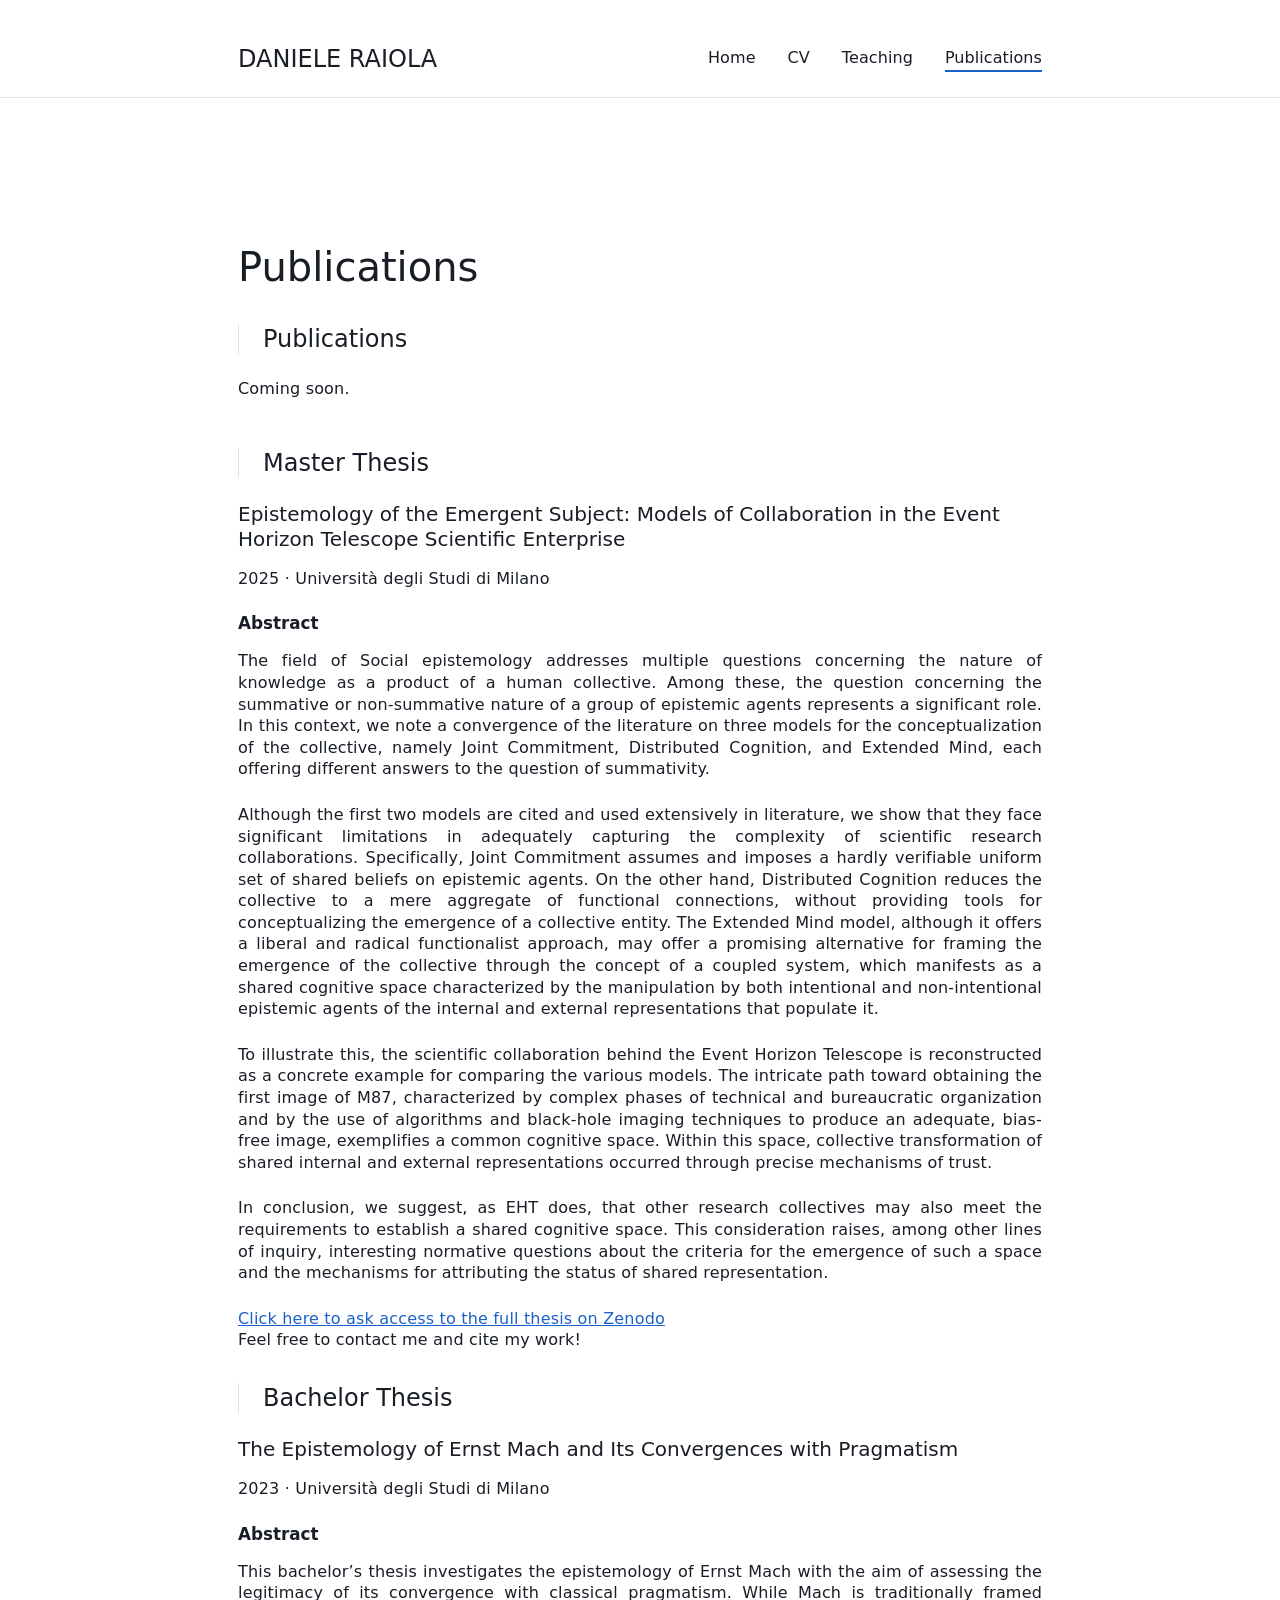
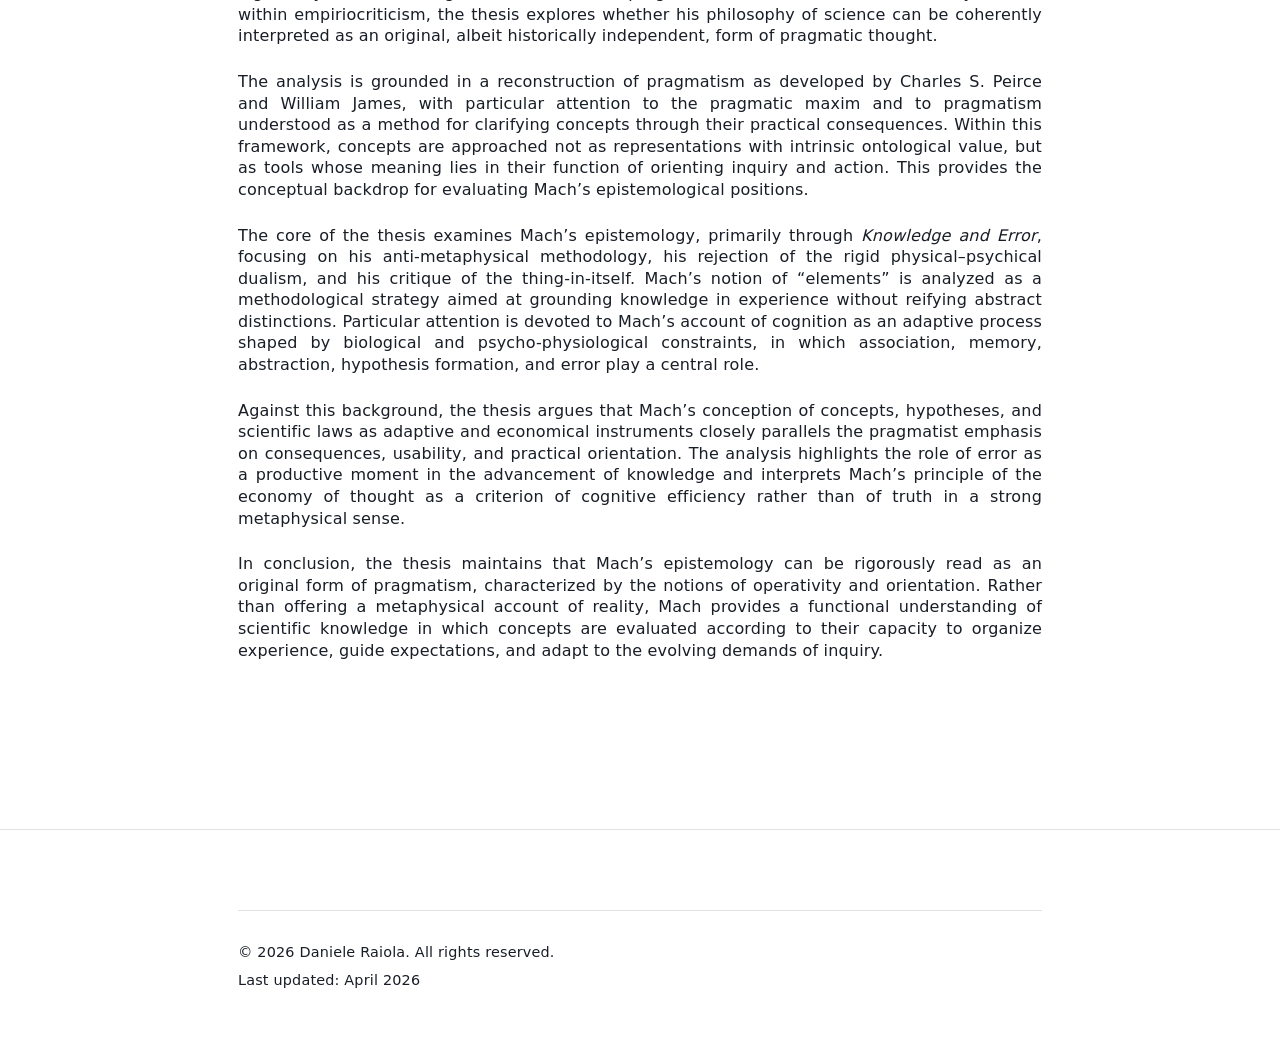
<file: publications.html>
<!DOCTYPE html>
<html lang="en">
<head>
    <meta charset="UTF-8">
    <meta name="viewport" content="width=device-width, initial-scale=1.0">
    <meta name="description" content="Daniele Raiola - Media">
    <meta name="author" content="Daniele Raiola">
    <title>Media - Daniele Raiola</title>
    <link rel="stylesheet" href="styles/main.css">
</head>
<body>
    <a href="#main-content" class="skip-to-content">Skip to content</a>

    <!-- Navigation Header -->
    <header class="header">
        <div class="container">
            <div class="header-content">
                <div class="title-block">
                    <h1>DANIELE RAIOLA</h1>
                </div>
                <nav class="nav">
                    <a href="index.html" class="nav-link">Home</a>
                    <a href="cv.html" class="nav-link">CV</a>
                    <a href="teaching.html" class="nav-link">Teaching</a>
                    <a href="publications.html" class="nav-link active">Publications</a>
                </nav>
            </div>
        </div>
    </header>

    <main id="main-content">
        <!-- Media Section -->
        <section class="section">
            <div class="container">
                <h2>Publications</h2>

                <div class="speaking-subsection">
                    <h3 class="subsection-title">Publications</h3>
                    <p>Coming soon.</p>
                </div>

                <div class="speaking-subsection">
                    <h3 class="subsection-title">Master Thesis</h3>
                    <article class="thesis-item">
                        <h4 class="thesis-title">Epistemology of the Emergent Subject: Models of Collaboration in the Event Horizon Telescope Scientific Enterprise</h4>
                        <p class="thesis-date">2025 · Università degli Studi di Milano</p>
                        <h5 style="margin-top: 1.5rem; margin-bottom: 1rem; font-weight: 600; font-size: 1.05rem;">Abstract</h5>
                        <p style="text-align: justify;">
                            The field of Social epistemology addresses multiple questions concerning the nature of knowledge as a product of a human collective. Among these, the question concerning the summative or non-summative nature of a group of epistemic agents represents a significant role. In this context, we note a convergence of the literature on three models for the conceptualization of the collective, namely Joint Commitment, Distributed Cognition, and Extended Mind, each offering different answers to the question of summativity.
                        </p>
                        <p style="text-align: justify;">
                            Although the first two models are cited and used extensively in literature, we show that they face significant limitations in adequately capturing the complexity of scientific research collaborations. Specifically, Joint Commitment assumes and imposes a hardly verifiable uniform set of shared beliefs on epistemic agents. On the other hand, Distributed Cognition reduces the collective to a mere aggregate of functional connections, without providing tools for conceptualizing the emergence of a collective entity. The Extended Mind model, although it offers a liberal and radical functionalist approach, may offer a promising alternative for framing the emergence of the collective through the concept of a coupled system, which manifests as a shared cognitive space characterized by the manipulation by both intentional and non-intentional epistemic agents of the internal and external representations that populate it.
                        </p>
                        <p style="text-align: justify;">
                            To illustrate this, the scientific collaboration behind the Event Horizon Telescope is reconstructed as a concrete example for comparing the various models. The intricate path toward obtaining the first image of M87, characterized by complex phases of technical and bureaucratic organization and by the use of algorithms and black-hole imaging techniques to produce an adequate, bias-free image, exemplifies a common cognitive space. Within this space, collective transformation of shared internal and external representations occurred through precise mechanisms of trust.
                        </p>
                        <p style="text-align: justify;">
                            In conclusion, we suggest, as EHT does, that other research collectives may also meet the requirements to establish a shared cognitive space. This consideration raises, among other lines of inquiry, interesting normative questions about the criteria for the emergence of such a space and the mechanisms for attributing the status of shared representation.
                        </p>
                        <p style="margin-top: 1.5rem;">
                            <a href="https://zenodo.org/records/18644186" target="_blank">Click here to ask access to the full thesis on Zenodo</a><br>
                            Feel free to contact me and cite my work!
                        </p>
                    </article>

                    
                    <h3 class="subsection-title">Bachelor Thesis</h3>
                    <article class="thesis-item">
                        <h4 class="thesis-title">The Epistemology of Ernst Mach and Its Convergences with Pragmatism</h4>
                        <p class="thesis-date">2023 · Università degli Studi di Milano</p>

                        <h5 style="margin-top: 1.5rem; margin-bottom: 1rem; font-weight: 600; font-size: 1.05rem;">Abstract    </h5>

                        <p style="text-align: justify;">
                            This bachelor’s thesis investigates the epistemology of Ernst Mach with the aim of assessing the legitimacy of its convergence with classical pragmatism. While Mach is traditionally framed within empiriocriticism, the thesis explores whether his philosophy of science can be coherently interpreted as an original, albeit historically independent, form of pragmatic thought.
                        </p>

                        <p style="text-align: justify;">
                            The analysis is grounded in a reconstruction of pragmatism as developed by Charles S. Peirce and William James, with particular attention to the pragmatic maxim and to pragmatism understood as a method for clarifying concepts through their practical consequences. Within this framework, concepts are approached not as representations with intrinsic ontological value, but as tools whose meaning lies in their function of orienting inquiry and action. This provides the conceptual backdrop for evaluating Mach’s epistemological positions.
                        </p>

                        <p style="text-align: justify;">
                            The core of the thesis examines Mach’s epistemology, primarily through <em>Knowledge and Error</em>, focusing on his anti-metaphysical methodology, his rejection of the rigid physical–psychical dualism, and his critique of the thing-in-itself. Mach’s notion of “elements” is analyzed as a methodological strategy aimed at grounding knowledge in experience without reifying abstract distinctions. Particular attention is devoted to Mach’s account of cognition as an adaptive process shaped by biological and psycho-physiological constraints, in which association, memory, abstraction, hypothesis formation, and error play a central role.
                        </p>

                        <p style="text-align: justify;">
                            Against this background, the thesis argues that Mach’s conception of concepts, hypotheses, and scientific laws as adaptive and economical instruments closely parallels the pragmatist emphasis on consequences, usability, and practical orientation. The analysis highlights the role of error as a productive moment in the advancement of knowledge and interprets Mach’s principle of the economy of thought as a criterion of cognitive efficiency rather than of truth in a strong metaphysical sense.
                        </p>

                        <p style="text-align: justify;">
                        In conclusion, the thesis maintains that Mach’s epistemology can be rigorously read as an original form of pragmatism, characterized by the notions of operativity and orientation. Rather than offering a metaphysical account of reality, Mach provides a functional understanding of scientific knowledge in which concepts are evaluated according to their capacity to organize experience, guide expectations, and adapt to the evolving demands of inquiry.
                        </p>
                    </article>
                </div>
            </div>
        </section>
    </main>

    <!-- Footer -->
    <footer class="footer">
        <div class="container">
            <div class="footer-meta">
                <p class="copyright">© 2026 Daniele Raiola. All rights reserved.</p>
                <p class="last-updated">Last updated: April 2026</p>
            </div>
        </div>
    </footer>

    <!-- Smooth scroll behavior script -->
    <script>
        document.querySelectorAll('a[href^="#"]').forEach(anchor => {
            anchor.addEventListener('click', function (e) {
                e.preventDefault();
                const target = document.querySelector(this.getAttribute('href'));
                if (target) {
                    target.scrollIntoView({
                        behavior: 'smooth',
                        block: 'start'
                    });
                }
            });
        });
    </script>
</body>
</html>
</file>
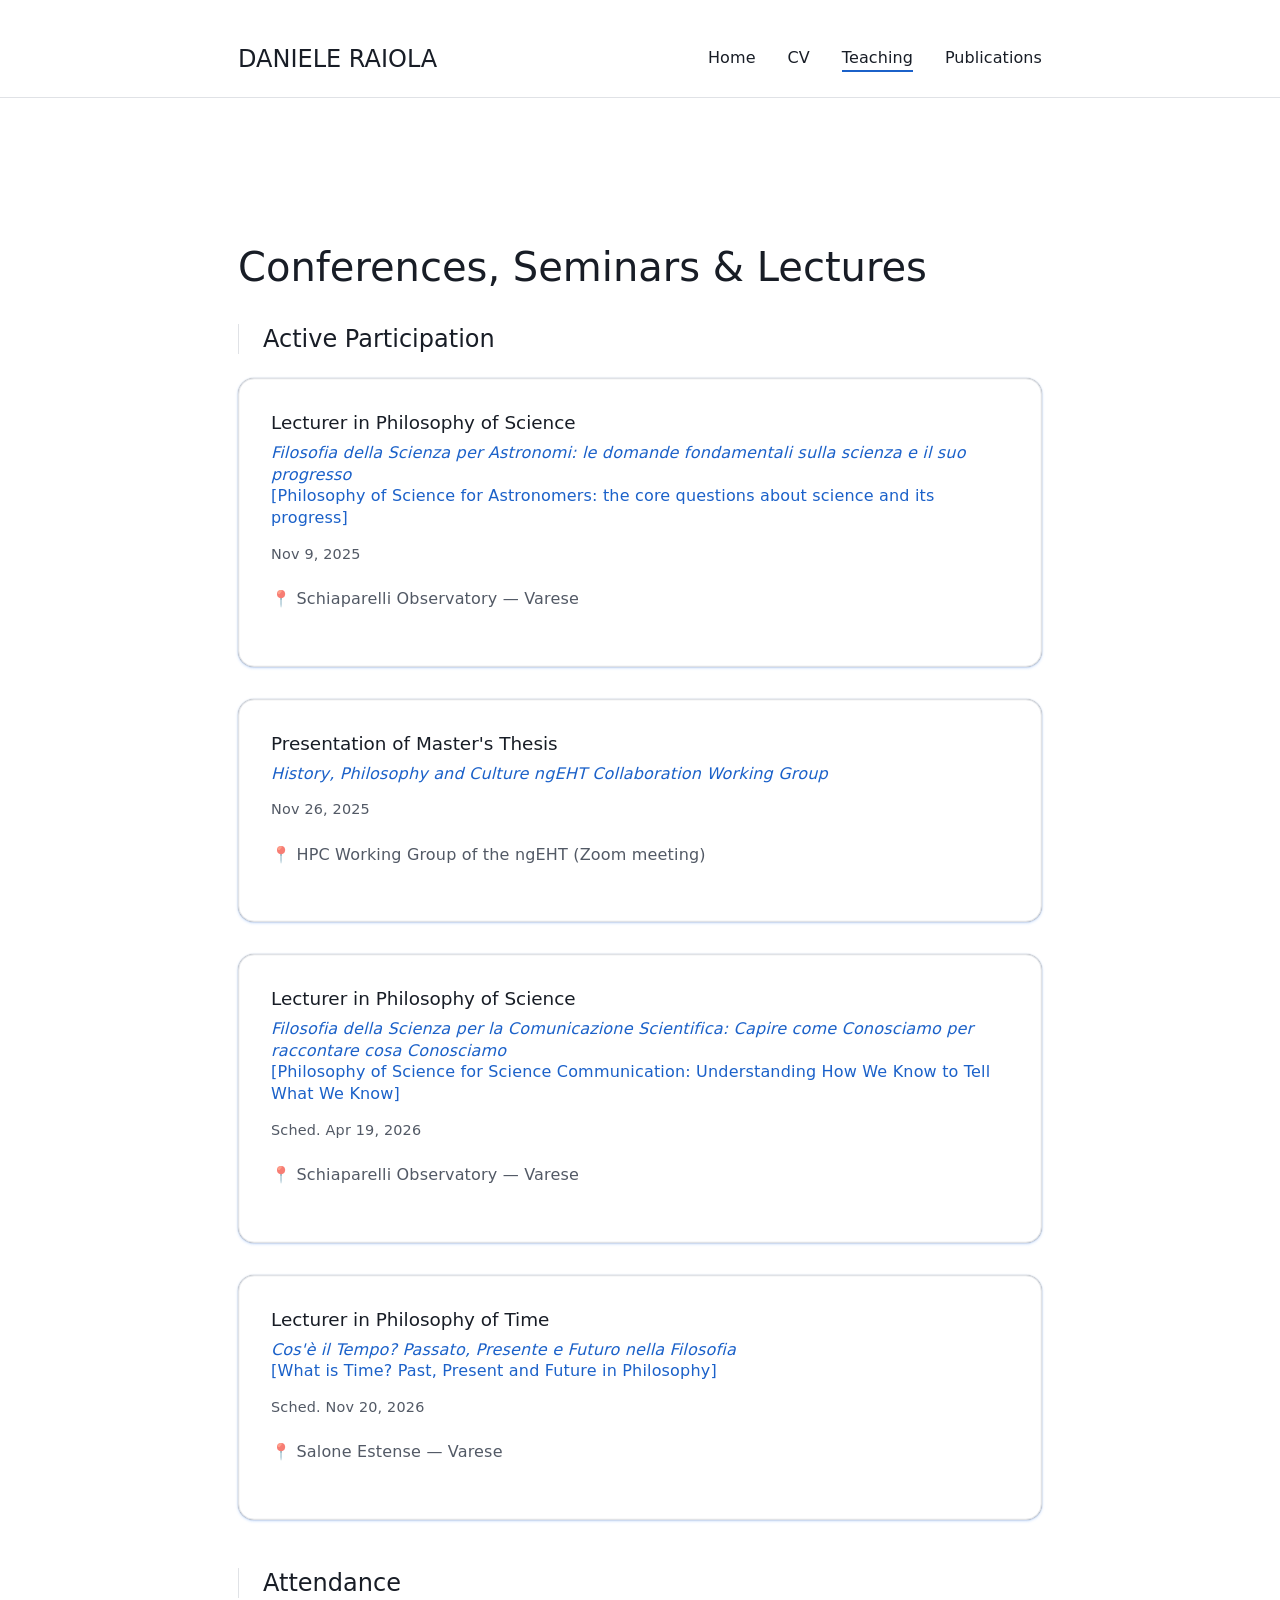
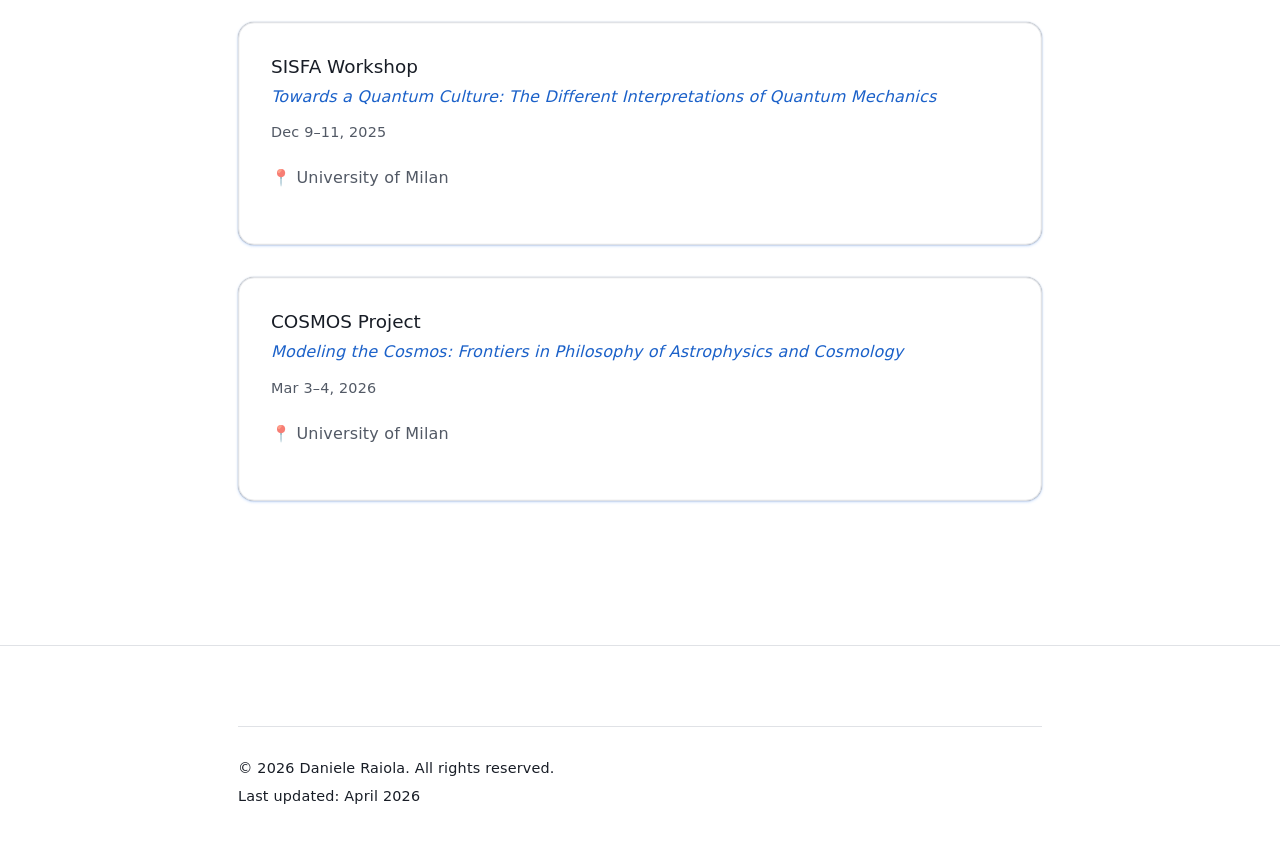
<file: teaching.html>
<!DOCTYPE html>
<html lang="en">
<head>
    <meta charset="UTF-8">
    <meta name="viewport" content="width=device-width, initial-scale=1.0">
    <meta name="description" content="Daniele Raiola - Teaching & Speaking">
    <meta name="author" content="Daniele Raiola">
    <title>Teaching & Speaking - Daniele Raiola</title>
    <link rel="stylesheet" href="styles/main.css">
</head>
<body>
    <a href="#main-content" class="skip-to-content">Skip to content</a>

    <!-- Navigation Header -->
    <header class="header">
        <div class="container">
            <div class="header-content">
                <div class="title-block">
                    <h1>DANIELE RAIOLA</h1>
                </div>
                <nav class="nav">
                    <a href="index.html" class="nav-link">Home</a>
                    <a href="cv.html" class="nav-link">CV</a>
                    <a href="teaching.html" class="nav-link active">Teaching</a>
                    <a href="publications.html" class="nav-link">Publications</a>
                </nav>
            </div>
        </div>
    </header>

    <main id="main-content">
        <!-- Teaching & Speaking Section -->
        <section class="section">
            <div class="container">
                <h2>Conferences, Seminars & Lectures</h2>

                <div class="speaking-subsection">
                    <h3 class="subsection-title">Active Participation</h3>
                    
                    <article class="speaking-item">
                        <h4 class="speaking-title">Lecturer in Philosophy of Science</h4>
                        <p class="speaking-subtitle"><em>Filosofia della Scienza per Astronomi: le domande fondamentali sulla scienza e il suo progresso</em><br>[Philosophy of Science for Astronomers: the core questions about science and its progress]</p>
                        <p class="date">Nov 9, 2025</p>
                        <p class="location">📍 Schiaparelli Observatory — Varese</p>
                    </article>

                    <article class="speaking-item">
                        <h4 class="speaking-title">Presentation of Master's Thesis</h4>
                        <p class="speaking-subtitle"><em>History, Philosophy and Culture ngEHT Collaboration Working Group</em></p>
                        <p class="date">Nov 26, 2025</p>
                        <p class="location">📍 HPC Working Group of the ngEHT (Zoom meeting)</p>
                    </article>

                    <article class="speaking-item">
                        <h4 class="speaking-title">Lecturer in Philosophy of Science</h4>
                        <p class="speaking-subtitle"><em>Filosofia della Scienza per la Comunicazione Scientifica: Capire come Conosciamo per raccontare cosa Conosciamo</em><br>[Philosophy of Science for Science Communication: Understanding How We Know to Tell What We Know]</p>
                        <p class="date">Sched. Apr 19, 2026</p>
                        <p class="location">📍 Schiaparelli Observatory — Varese</p>
                    </article>

                    <article class="speaking-item">
                        <h4 class="speaking-title">Lecturer in Philosophy of Time</h4>
                        <p class="speaking-subtitle"><em>Cos'è il Tempo? Passato, Presente e Futuro nella Filosofia</em><br>[What is Time? Past, Present and Future in Philosophy]</p>
                        <p class="date">Sched. Nov 20, 2026</p>
                        <p class="location">📍 Salone Estense — Varese</p>
                    </article>
                </div>

                <div class="speaking-subsection">
                    <h3 class="subsection-title">Attendance</h3>
                    
                    <article class="speaking-item">
                        <h4 class="speaking-title">SISFA Workshop</h4>
                        <p class="speaking-subtitle"><em>Towards a Quantum Culture: The Different Interpretations of Quantum Mechanics</em></p>
                        <p class="date">Dec 9–11, 2025</p>
                        <p class="location">📍 University of Milan</p>
                    </article>

                    <article class="speaking-item">
                        <h4 class="speaking-title">COSMOS Project</h4>
                        <p class="speaking-subtitle"><em>Modeling the Cosmos: Frontiers in Philosophy of Astrophysics and Cosmology</em></p>
                        <p class="date">Mar 3–4, 2026</p>
                        <p class="location">📍 University of Milan</p>
                    </article>
                </div>
            </div>
        </section>
    </main>

    <!-- Footer -->
    <footer class="footer">
        <div class="container">
            <div class="footer-meta">
                <p class="copyright">© 2026 Daniele Raiola. All rights reserved.</p>
                <p class="last-updated">Last updated: April 2026</p>
            </div>
        </div>
    </footer>

    <!-- Smooth scroll behavior script -->
    <script>
        document.querySelectorAll('a[href^="#"]').forEach(anchor => {
            anchor.addEventListener('click', function (e) {
                e.preventDefault();
                const target = document.querySelector(this.getAttribute('href'));
                if (target) {
                    target.scrollIntoView({
                        behavior: 'smooth',
                        block: 'start'
                    });
                }
            });
        });
    </script>
</body>
</html>
</file>
<file: styles/main.css>
/* ============================================================================
   ACADEMIC PORTFOLIO - DANIELE RAIOLA
   Modern minimalist design with smooth animations and refined aesthetics
   ============================================================================ */

/* CSS Variables - Airtable Inspired Design System */
:root {
    /* Primary Colors */
    --color-bg: #ffffff;
    --color-bg-alt: #ffffff;
    --color-text: #181d26;
    --color-text-weak: rgba(4, 14, 32, 0.69);
    --color-secondary-text: #333333;
    
    /* Accent Colors */
    --color-accent: #1b61c9;
    --color-accent-hover: #0d4a9d;
    --color-accent-light: #dbeafe;
    --color-mid-blue: #254fad;
    --color-success: #006400;
    
    /* Semantic Colors */
    --color-border: #e0e2e6;
    --color-surface-light: #f8fafc;
    --color-spotlight: rgba(249, 252, 255, 0.97);
    
    /* Typography */
    --font-primary: Haas, -apple-system, system-ui, "Segoe UI", Roboto, sans-serif;
    --font-display: "Haas Groot Disp", Haas, -apple-system, system-ui, "Segoe UI", Roboto, sans-serif;
    
    /* Spacing (8px base) */
    --spacing-xs: 0.5rem;
    --spacing-sm: 1rem;
    --spacing-md: 1.5rem;
    --spacing-lg: 2rem;
    --spacing-xl: 3rem;
    
    /* Transitions */
    --transition-fast: all 0.2s cubic-bezier(0.4, 0, 0.2, 1);
    --transition: all 0.3s cubic-bezier(0.4, 0, 0.2, 1);
    --transition-slow: all 0.5s cubic-bezier(0.4, 0, 0.2, 1);
    
    /* Shadows - Blue-tinted System */
    --shadow-sm: rgba(0, 0, 0, 0.32) 0px 0px 1px, rgba(0, 0, 0, 0.08) 0px 0px 2px, rgba(45, 127, 249, 0.28) 0px 1px 3px, rgba(0, 0, 0, 0.06) 0px 0px 0px 0.5px inset;
    --shadow-md: rgba(0, 0, 0, 0.32) 0px 0px 1px, rgba(0, 0, 0, 0.08) 0px 0px 2px, rgba(45, 127, 249, 0.28) 0px 1px 3px, rgba(0, 0, 0, 0.06) 0px 0px 0px 0.5px inset;
    --shadow-lg: rgba(15, 48, 106, 0.05) 0px 0px 20px;
    --shadow-xl: rgba(15, 48, 106, 0.08) 0px 0px 30px;
    
    /* Border Radius */
    --radius-sm: 2px;
    --radius-md: 12px;
    --radius-lg: 16px;
    --radius-xl: 24px;
    --radius-2xl: 32px;
}

/* ============================================================================
   RESET & BASE STYLES
   ============================================================================ */

* {
    margin: 0;
    padding: 0;
    box-sizing: border-box;
}

html {
    scroll-behavior: smooth;
}

body {
    font-family: var(--font-primary);
    background-color: var(--color-bg);
    color: var(--color-text);
    line-height: 1.35;
    letter-spacing: 0.18px;
}

/* ============================================================================
   TYPOGRAPHY
   ============================================================================ */

h1, h2, h3, h4, h5, h6 {
    font-family: var(--font-primary);
    font-weight: 400;
    line-height: 1.25;
    margin-bottom: var(--spacing-md);
    letter-spacing: normal;
    color: var(--color-text);
}

h1 {
    font-size: 2.5rem;
    margin-bottom: var(--spacing-xs);
    color: var(--color-text);
    font-weight: 400;
    line-height: 1.15;
}

h2 {
    font-size: 2.5rem;
    margin-top: var(--spacing-xl);
    margin-bottom: var(--spacing-lg);
    padding-bottom: 0;
    position: relative;
    color: var(--color-text);
    font-weight: 400;
    line-height: 1.25;
}

h2::after {
    content: '';
    position: absolute;
    bottom: 0;
    left: 0;
    width: 0;
    height: 0;
    background: none;
    border-radius: 0;
}

h3 {
    font-size: 1.5rem;
    margin-top: var(--spacing-lg);
    margin-bottom: var(--spacing-md);
    color: var(--color-text);
    font-weight: 400;
}

h4 {
    font-size: 1.25rem;
    font-weight: 400;
    margin-bottom: var(--spacing-sm);
    color: var(--color-text);
}

p {
    margin-bottom: var(--spacing-md);
    text-align: left;
    color: var(--color-text);
    line-height: 1.35;
    letter-spacing: 0.18px;
}

.tagline {
    font-size: 1rem;
    color: var(--color-text-weak);
    font-weight: normal;
    margin-bottom: 0;
    letter-spacing: 0.08px;
}

.section-intro {
    font-size: 1.125rem;
    line-height: 1.35;
    margin-bottom: var(--spacing-lg);
    color: var(--color-text);
    transition: var(--transition);
    letter-spacing: 0.18px;
}

/* ============================================================================
   LINKS & INTERACTIVE
   ============================================================================ */

a {
    color: var(--color-accent);
    text-decoration: underline;
    transition: var(--transition-fast);
    position: relative;
}

a:hover {
    color: var(--color-accent-hover);
    text-decoration: underline;
}

a.nav-link {
    text-decoration: none;
    color: var(--color-text);
    border-bottom: 2px solid transparent;
    transition: var(--transition-fast);
    position: relative;
    padding-bottom: 2px;
    letter-spacing: 0.08px;
}

a.nav-link::after {
    content: '';
    position: absolute;
    bottom: -2px;
    left: 0;
    width: 0;
    height: 2px;
    background: var(--color-accent);
    transition: width var(--transition);
    border-radius: 0;
}

a.nav-link:hover::after,
a.nav-link.active::after {
    width: 100%;
}

a.nav-link:hover,
a.nav-link.active {
    color: var(--color-text);
}

/* ============================================================================
   LAYOUT & CONTAINER
   ============================================================================ */

.container {
    width: 100%;
    max-width: 900px;
    margin: 0 auto;
    padding: 0 var(--spacing-xl);
}

main {
    padding: var(--spacing-xl) 0;
    min-height: calc(100vh - 200px);
}

.section {
    padding: var(--spacing-xl) 0;
    border-bottom: none;
}

.section:last-child {
    padding-bottom: var(--spacing-xl);
}

.section:last-child {
    padding-bottom: var(--spacing-xl);
}

/* ============================================================================
   ACCESSIBILITY
   ============================================================================ */

.skip-to-content {
    position: absolute;
    top: -40px;
    left: 0;
    background: var(--color-accent);
    color: white;
    padding: var(--spacing-sm) var(--spacing-md);
    text-decoration: none;
    z-index: 100;
    border-radius: var(--radius-md);
    transition: var(--transition);
}

.skip-to-content:focus {
    top: var(--spacing-sm);
    box-shadow: var(--shadow-lg);
}

/* ============================================================================
   HEADER & NAVIGATION
   ============================================================================ */

.header {
    background-color: var(--color-bg);
    position: sticky;
    top: 0;
    z-index: 100;
    box-shadow: none;
    border-bottom: 1px solid var(--color-border);
    transition: var(--transition);
}

.header-content {
    display: flex;
    justify-content: space-between;
    align-items: center;
    padding: var(--spacing-md) 0;
    gap: var(--spacing-lg);
}

.title-block h1 {
    font-size: 1.5rem;
    margin-bottom: 0;
    font-weight: 400;
    letter-spacing: normal;
}

.nav {
    display: flex;
    gap: var(--spacing-lg);
    flex-wrap: wrap;
    justify-content: flex-end;
    align-items: center;
}

.nav-link {
    font-size: 1rem;
    font-weight: 400;
    color: var(--color-text);
    border-bottom: 2px solid transparent;
    transition: var(--transition);
}

/* ============================================================================
   EDUCATION & WORK ITEMS
   ============================================================================ */

.education-item,
.work-item {
    margin-bottom: var(--spacing-lg);
    padding: var(--spacing-lg);
    border: 1px solid var(--color-border);
    background-color: var(--color-bg-alt);
    border-radius: var(--radius-lg);
    box-shadow: var(--shadow-sm);
    transition: var(--transition);
}

.education-item:hover,
.work-item:hover {
    box-shadow: var(--shadow-lg);
    border-color: var(--color-accent-light);
    transform: none;
}

.education-item:last-child,
.work-item:last-child {
    border-bottom: 1px solid var(--color-border);
    margin-bottom: 0;
}

.education-header,
.work-header {
    display: flex;
    justify-content: space-between;
    align-items: baseline;
    gap: var(--spacing-md);
    margin-bottom: var(--spacing-sm);
    flex-wrap: wrap;
}

.degree-title,
.position-title {
    margin-bottom: 0;
    font-size: 1.25rem;
    font-family: var(--font-primary);
    color: var(--color-text);
    font-weight: 400;
}

.grade {
    font-size: 0.9rem;
    color: var(--color-success);
    font-weight: 500;
    white-space: nowrap;
}

.institution,
.organization {
    font-size: 1rem;
    color: var(--color-accent);
    margin-bottom: var(--spacing-xs);
    font-weight: 400;
}

.date {
    font-size: 0.9rem;
    color: var(--color-text-weak);
    margin-bottom: var(--spacing-md);
}

.details-list {
    list-style: none;
    padding-left: 0;
}

.details-list li {
    margin-bottom: var(--spacing-sm);
    color: var(--color-text);
    padding-left: var(--spacing-md);
    position: relative;
    transition: var(--transition-fast);
}

.details-list li:hover {
    padding-left: var(--spacing-md);
}

.details-list li::before {
    content: "▸";
    position: absolute;
    left: 0;
    color: var(--color-accent);
    font-weight: normal;
}

.details-list strong {
    color: var(--color-text);
    font-weight: 500;
}

/* ============================================================================
   SKILLS SECTION
   ============================================================================ */

.skills-grid {
    display: grid;
    grid-template-columns: repeat(auto-fit, minmax(250px, 1fr));
    gap: var(--spacing-lg);
    margin-top: var(--spacing-lg);
}

.skill-category {
    padding: var(--spacing-lg);
    border: 1px solid var(--color-border);
    background: var(--color-bg-alt);
    border-radius: var(--radius-lg);
    box-shadow: var(--shadow-sm);
    transition: var(--transition);
}

.skill-category:hover {
    box-shadow: var(--shadow-lg);
    border-color: var(--color-accent-light);
    transform: none;
}

.skill-category-title {
    font-family: var(--font-primary);
    font-size: 1.25rem;
    margin-bottom: var(--spacing-md);
    color: var(--color-accent);
    font-weight: 400;
}

.skill-list {
    list-style: none;
}

.skill-list li {
    padding: var(--spacing-xs) 0;
    color: var(--color-text);
    border-bottom: 1px solid var(--color-border);
    font-size: 1rem;
    transition: var(--transition-fast);
}

.skill-list li:last-child {
    border-bottom: none;
}

.skill-list li:hover {
    color: var(--color-accent);
    padding-left: 0;
}

/* ============================================================================
   SPEAKING & CONFERENCES
   ============================================================================ */

.speaking-subsection {
    margin-bottom: var(--spacing-xl);
}

.speaking-subsection:last-child {
    margin-bottom: 0;
}

.subsection-title {
    font-family: var(--font-primary);
    font-size: 1.5rem;
    color: var(--color-text);
    margin-top: var(--spacing-lg);
    margin-bottom: var(--spacing-md);
    font-weight: 400;
    border-left: 1px solid var(--color-border);
    padding-left: var(--spacing-md);
    transition: var(--transition);
}

.subsection-title:hover {
    border-left-color: var(--color-accent);
    padding-left: var(--spacing-md);
}

.speaking-item {
    margin-bottom: var(--spacing-lg);
    padding: var(--spacing-lg);
    border: 1px solid var(--color-border);
    background-color: var(--color-bg-alt);
    border-radius: var(--radius-lg);
    box-shadow: var(--shadow-sm);
    transition: var(--transition);
}

.speaking-item:hover {
    box-shadow: var(--shadow-lg);
    border-color: var(--color-accent-light);
    transform: none;
}

.speaking-item:last-child {
    border-bottom: 1px solid var(--color-border);
    margin-bottom: 0;
}

.speaking-title {
    font-family: var(--font-primary);
    font-size: 1.15rem;
    color: var(--color-text);
    margin-bottom: var(--spacing-xs);
    font-weight: 400;
}

.speaking-subtitle {
    font-size: 1rem;
    color: var(--color-accent);
    font-weight: 400;
    margin-bottom: var(--spacing-sm);
}

.location {
    font-size: 1rem;
    color: var(--color-text-weak);
    margin-top: var(--spacing-xs);
}

/* ============================================================================
   REFERENCES & CERTIFICATES
   ============================================================================ */

.references-grid {
    display: grid;
    grid-template-columns: repeat(auto-fit, minmax(280px, 1fr));
    gap: var(--spacing-lg);
    margin-top: var(--spacing-lg);
}

.reference-item,
.certificate-item {
    padding: var(--spacing-lg);
    border: 1px solid var(--color-border);
    background: var(--color-bg-alt);
    border-radius: var(--radius-lg);
    box-shadow: var(--shadow-sm);
    transition: var(--transition);
}

.reference-item:hover,
.certificate-item:hover {
    box-shadow: var(--shadow-lg);
    border-color: var(--color-accent-light);
    transform: none;
}

.reference-name {
    font-family: var(--font-primary);
    font-size: 1.15rem;
    margin-bottom: var(--spacing-xs);
    font-weight: 400;
    color: var(--color-text);
}

.reference-title {
    font-size: 1rem;
    color: var(--color-accent);
    margin-bottom: var(--spacing-sm);
    font-weight: 400;
}

.reference-contact {
    list-style: none;
}

.reference-contact li {
    font-size: 0.9rem;
    color: var(--color-text-weak);
    margin-bottom: var(--spacing-xs);
}

.reference-contact li:last-child {
    margin-bottom: 0;
}

.cert-title {
    font-family: var(--font-primary);
    font-size: 1.15rem;
    margin-bottom: var(--spacing-xs);
    font-weight: 400;
    color: var(--color-text);
}

.cert-issuer {
    font-size: 1rem;
    color: var(--color-accent);
    margin-bottom: var(--spacing-sm);
    font-weight: 400;
}

/* ============================================================================
   FOOTER / CONTACT
   ============================================================================ */

.footer {
    background: var(--color-bg);
    border-top: 1px solid var(--color-border);
    padding: var(--spacing-xl) 0;
    margin-top: var(--spacing-xl);
    box-shadow: none;
}

.contact-info {
    display: flex;
    flex-direction: column;
    gap: var(--spacing-lg);
    margin-bottom: var(--spacing-xl);
    font-size: 1rem;
}

.contact-item {
    display: flex;
    flex-direction: column;
    gap: var(--spacing-xs);
    padding: var(--spacing-lg);
    background-color: var(--color-bg-alt);
    border: 1px solid var(--color-border);
    border-radius: var(--radius-lg);
    box-shadow: var(--shadow-sm);
    transition: var(--transition);
}

.contact-item:hover {
    box-shadow: var(--shadow-lg);
    border-color: var(--color-accent-light);
}

.contact-item strong {
    font-weight: 500;
    color: var(--color-accent);
}

.contact-item a {
    color: var(--color-accent);
    text-decoration: underline;
    transition: var(--transition-fast);
}

.contact-item a:hover {
    color: var(--color-accent-hover);
}

.footer-meta {
    padding-top: var(--spacing-lg);
    border-top: 1px solid var(--color-border);
    font-size: 0.9rem;
    color: var(--color-text-weak);
    text-align: center;
    margin-top: var(--spacing-lg);
}

.copyright {
    margin-bottom: var(--spacing-xs);
    transition: var(--transition-fast);
}

.last-updated {
    margin-bottom: 0;
    transition: var(--transition-fast);
}

.copyright:hover,
.last-updated:hover {
    color: var(--color-text);
}

.external-links {
    margin-top: var(--spacing-lg);
    padding-top: var(--spacing-lg);
    border-top: 1px solid var(--color-border);
    display: flex;
    gap: var(--spacing-md);
    justify-content: center;
    flex-wrap: wrap;
    font-size: 1rem;
}

.external-links a {
    color: var(--color-accent);
    text-decoration: underline;
    transition: var(--transition-fast);
    position: relative;
}

.external-links a:hover {
    color: var(--color-accent-hover);
}

/* ============================================================================
   DOWNLOAD SECTION
   ============================================================================ */

.download-section {
    margin: var(--spacing-lg) 0;
    text-align: center;
}

.download-btn {
    display: inline-block;
    padding: var(--spacing-sm) var(--spacing-lg);
    background: var(--color-accent);
    color: white;
    border: 1px solid var(--color-accent);
    border-radius: var(--radius-md);
    font-weight: 400;
    font-size: 1rem;
    transition: var(--transition);
    text-decoration: none;
    cursor: pointer;
    box-shadow: var(--shadow-sm);
    letter-spacing: 0.08px;
}

.download-btn:hover {
    background: var(--color-accent-hover);
    border-color: var(--color-accent-hover);
    box-shadow: var(--shadow-lg);
}

/* ============================================================================
   ABOUT ME SECTION WITH IMAGE
   ============================================================================ */

.about-me-content {
    display: flex;
    gap: var(--spacing-xl);
    align-items: flex-start;
    margin-bottom: var(--spacing-lg);
}

.about-me-image {
    flex: 0 0 280px;
    display: flex;
    justify-content: center;
    align-items: flex-start;
}

.profile-photo {
    width: 100%;
    max-width: 280px;
    height: auto;
    border-radius: var(--radius-lg);
    box-shadow: var(--shadow-md);
    transition: var(--transition);
    object-fit: cover;
    aspect-ratio: 1 / 1;
}

.profile-photo:hover {
    box-shadow: var(--shadow-lg);
    transform: translateY(-2px);
}

.about-me-text {
    flex: 1;
    min-width: 0;
}

/* ============================================================================
   CERTIFICATE WITH BADGE IMAGE
   ============================================================================ */

.certificate-content {
    display: flex;
    gap: var(--spacing-xl);
    align-items: flex-start;
}

.certificate-badge {
    flex: 0 0 200px;
    display: flex;
    justify-content: center;
    align-items: center;
}

.badge-image {
    width: 100%;
    max-width: 200px;
    height: auto;
    border-radius: var(--radius-lg);
    box-shadow: var(--shadow-md);
    transition: var(--transition);
    object-fit: contain;
}

.badge-image:hover {
    box-shadow: var(--shadow-lg);
    transform: scale(1.05);
}

.certificate-details {
    flex: 1;
    min-width: 0;
}

.cert-description {
    font-size: 0.95rem;
    color: var(--color-text-weak);
    margin-top: var(--spacing-sm);
    margin-bottom: 0;
}

/* ============================================================================
   RESPONSIVE DESIGN
   ============================================================================ */

@media (max-width: 768px) {
    h1 {
        font-size: 2rem;
    }

    h2 {
        font-size: 2rem;
    }

    .container {
        padding: 0 var(--spacing-md);
    }

    .header-content {
        flex-direction: column;
        align-items: flex-start;
        padding: var(--spacing-md) 0;
        gap: var(--spacing-md);
    }

    .nav {
        width: 100%;
        justify-content: flex-start;
        gap: var(--spacing-md);
    }

    .nav-link {
        font-size: 1rem;
    }

    .education-header,
    .work-header {
        flex-direction: column;
        align-items: flex-start;
    }

    .grade {
        margin-top: var(--spacing-sm);
    }

    .skills-grid {
        grid-template-columns: 1fr;
    }

    .references-grid {
        grid-template-columns: 1fr;
    }

    .about-me-content {
        flex-direction: column;
        align-items: center;
        gap: var(--spacing-lg);
    }

    .about-me-image {
        flex: 0 0 auto;
        width: 100%;
    }

    .profile-photo {
        max-width: 250px;
    }

    .about-me-text {
        width: 100%;
    }

    .certificate-content {
        flex-direction: column;
        align-items: center;
        gap: var(--spacing-lg);
    }

    .certificate-badge {
        flex: 0 0 auto;
        width: 100%;
    }

    .badge-image {
        max-width: 180px;
    }

    .certificate-details {
        width: 100%;
        text-align: center;
    }

    main {
        padding: var(--spacing-lg) 0;
    }

    .section {
        padding: var(--spacing-lg) 0;
    }

    .header-content {
        gap: var(--spacing-md);
    }
}

@media (max-width: 480px) {
    h1 {
        font-size: 1.5rem;
    }

    h2 {
        font-size: 1.5rem;
    }

    .container {
        padding: 0 var(--spacing-sm);
    }

    .tagline {
        font-size: 0.95rem;
    }

    .nav {
        gap: var(--spacing-sm);
        flex-direction: column;
        align-items: flex-start;
    }

    .nav-link {
        font-size: 0.95rem;
    }

    .details-list li {
        padding-left: var(--spacing-md);
        font-size: 0.95rem;
    }

    .section {
        padding: var(--spacing-md) 0;
    }

    .speaking-subsection {
        margin-bottom: var(--spacing-lg);
    }

    .subsection-title {
        font-size: 1.1rem;
    }

    .external-links {
        flex-direction: column;
        gap: var(--spacing-sm);
    }

    .about-me-content {
        gap: var(--spacing-md);
    }

    .profile-photo {
        max-width: 200px;
    }

    .certificate-content {
        gap: var(--spacing-md);
    }

    .badge-image {
        max-width: 150px;
    }

    .cert-title {
        font-size: 1.05rem;
    }
}

/* ============================================================================
   EXTRA LARGE SCREENS (1920px+)
   ============================================================================ */

@media (min-width: 1920px) {
    .container {
        max-width: 1600px;
    }

    h1 {
        font-size: 3rem;
    }

    h2 {
        font-size: 2rem;
    }

    h3 {
        font-size: 1.5rem;
    }

    p {
        font-size: 1.1rem;
    }

    .section-intro {
        font-size: 1.2rem;
    }
}

/* ============================================================================
   PRINT STYLES
   ============================================================================ */

@media print {
    .header {
        border-bottom: 1px solid #000;
        background-color: #fff;
        color: #000;
    }

    .nav {
        display: none;
    }

    body {
        background-color: #fff;
        color: #000;
    }

    a {
        color: #0000ee;
    }

    .footer {
        border-top: 1px solid #000;
    }
}

/* ============================================================================
   ANIMATIONS & TRANSITIONS
   ============================================================================ */

@keyframes fadeInUp {
    from {
        opacity: 0;
        transform: translateY(20px);
    }
    to {
        opacity: 1;
        transform: translateY(0);
    }
}

@keyframes fadeIn {
    from {
        opacity: 0;
    }
    to {
        opacity: 1;
    }
}

@keyframes slideInLeft {
    from {
        opacity: 0;
        transform: translateX(-20px);
    }
    to {
        opacity: 1;
        transform: translateX(0);
    }
}

/* Page load animations */
body {
    animation: fadeIn 0.5s ease-out;
}

.header {
    animation: slideInLeft 0.6s ease-out;
}

main {
    animation: fadeInUp 0.7s ease-out;
}

.section {
    animation: fadeInUp 0.8s ease-out;
}

.education-item,
.work-item,
.speaking-item,
.skill-category,
.reference-item,
.certificate-item,
.contact-item {
    animation: fadeInUp 0.6s ease-out backwards;
}

/* Stagger animation for list items */
.education-item:nth-child(1),
.work-item:nth-child(1),
.speaking-item:nth-child(1) {
    animation-delay: 0.1s;
}

.education-item:nth-child(2),
.work-item:nth-child(2),
.speaking-item:nth-child(2) {
    animation-delay: 0.2s;
}

.education-item:nth-child(3),
.work-item:nth-child(3),
.speaking-item:nth-child(3) {
    animation-delay: 0.3s;
}

.education-item:nth-child(n+4),
.work-item:nth-child(n+4),
.speaking-item:nth-child(n+4) {
    animation-delay: 0.4s;
}

/* Smooth section transitions */
.section {
    transition: var(--transition);
}

/* Enhanced link effects */
a:not(.nav-link):not(.download-btn) {
    position: relative;
    padding-bottom: 2px;
}

a:not(.nav-link):not(.download-btn)::after {
    content: '';
    position: absolute;
    bottom: -2px;
    left: 0;
    width: 0;
    height: 2px;
    background-color: var(--color-accent);
    transition: width var(--transition-fast);
}

a:not(.nav-link):not(.download-btn):hover::after {
    width: 100%;
}

/* Smooth focus states for accessibility */
*:focus-visible {
    outline: 2px solid var(--color-accent);
    outline-offset: 2px;
    border-radius: var(--radius-md);
}

/* Reduced motion support */
@media (prefers-reduced-motion: reduce) {
    *,
    *::before,
    *::after {
        animation-duration: 0.01ms !important;
        animation-iteration-count: 1 !important;
        transition-duration: 0.01ms !important;
    }
    
    html {
        scroll-behavior: auto;
    }
}
</file>
